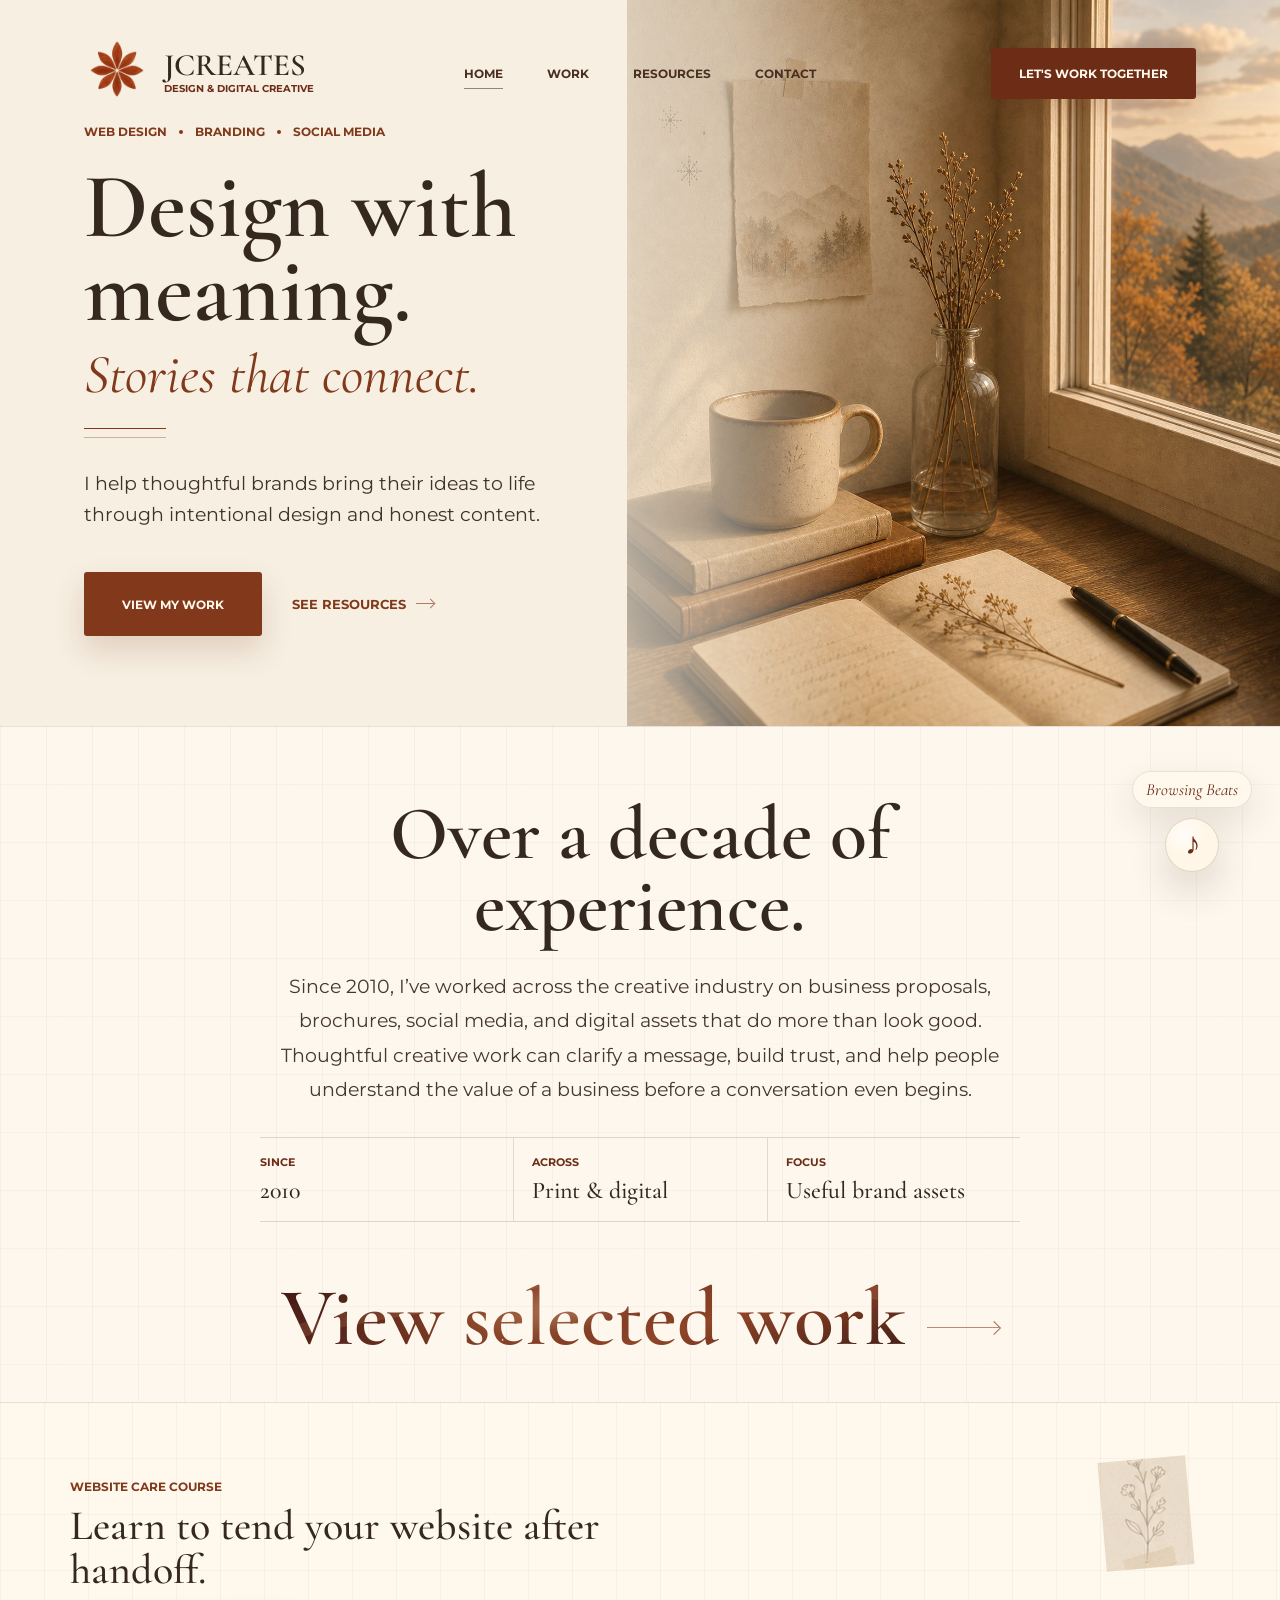
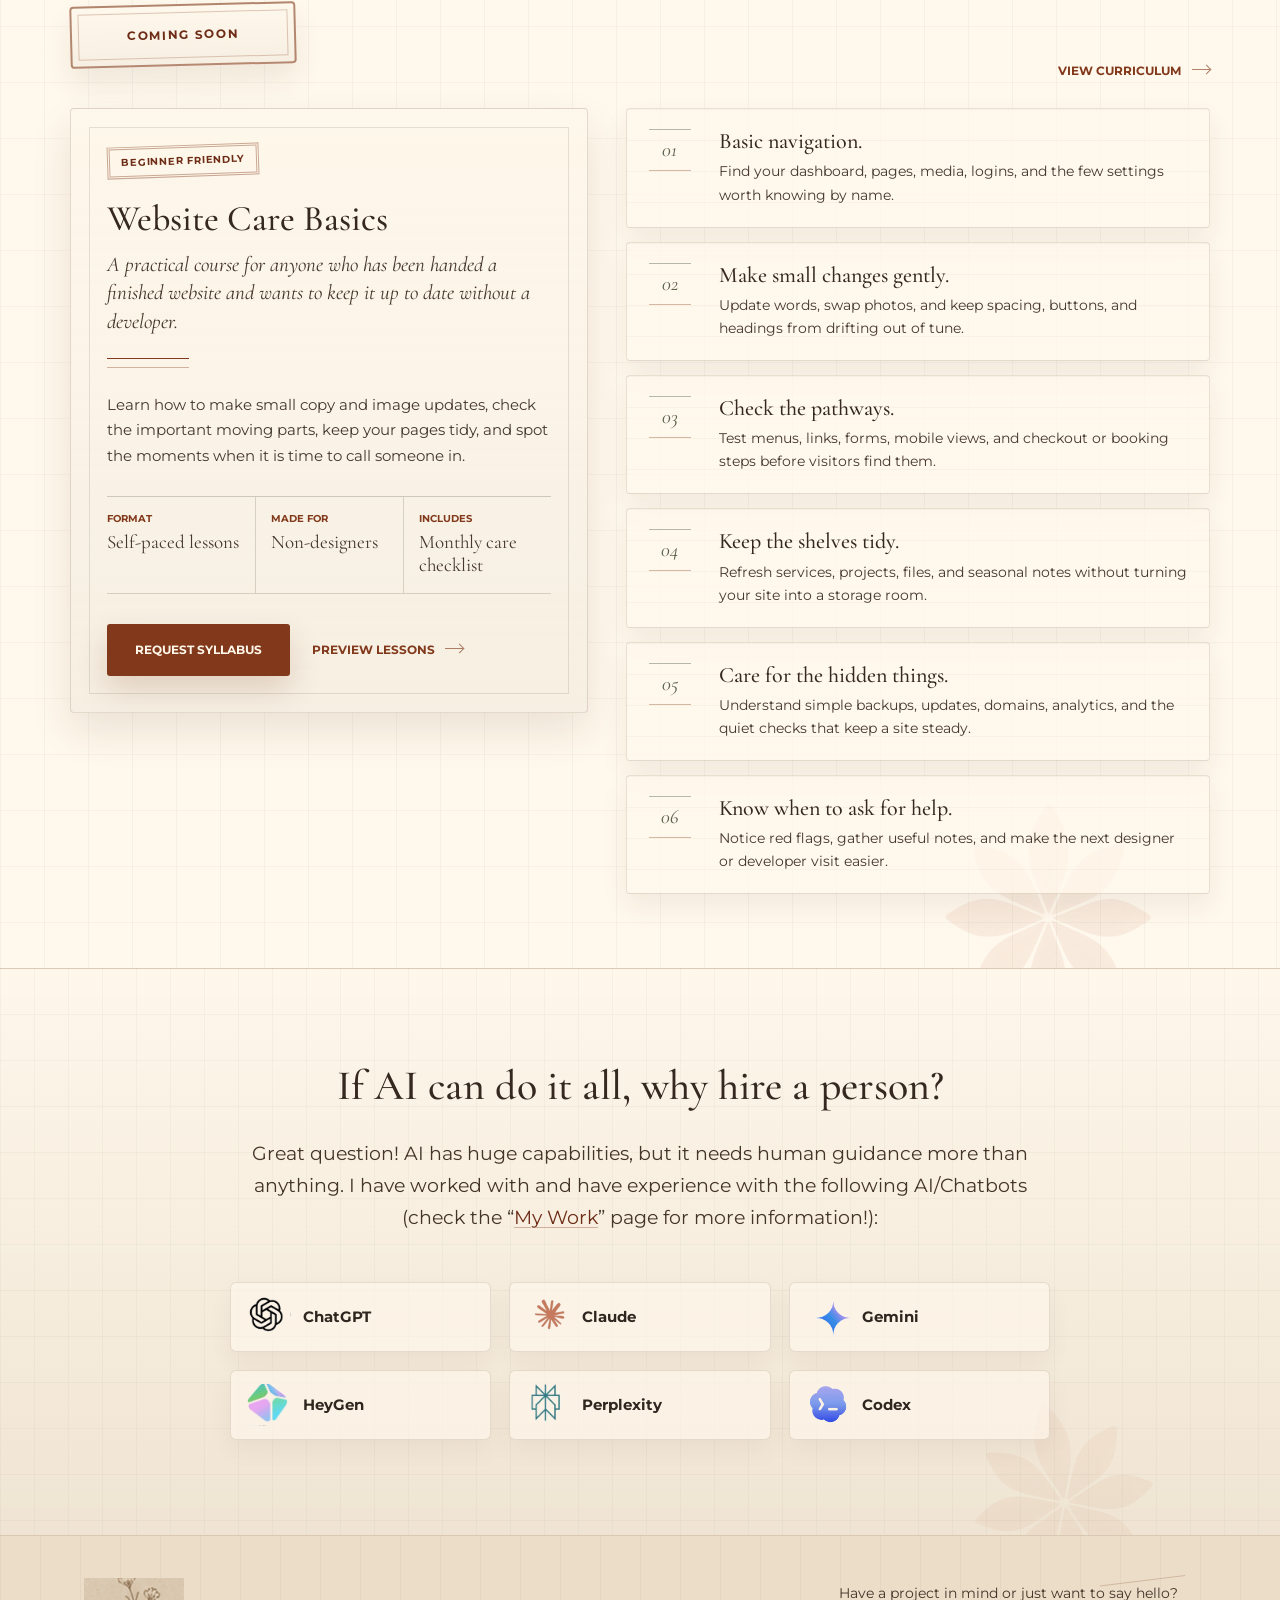
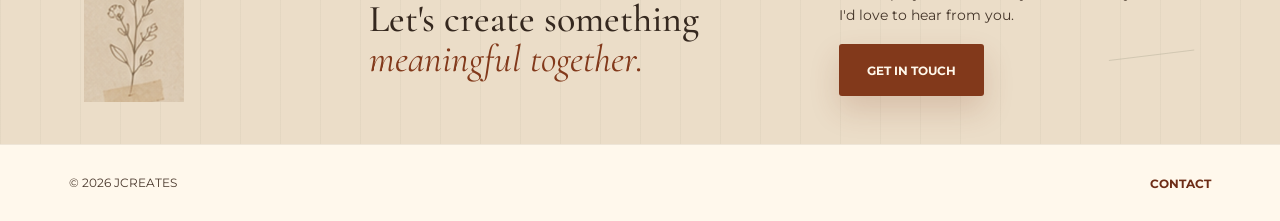
<file: index.html>
<!doctype html>
<html lang="en">
  <head>
    <meta charset="utf-8">
    <meta name="viewport" content="width=device-width, initial-scale=1">
    <title>JCREATES | Design & Digital Creative</title>
    <meta
      name="description"
      content="A warm portfolio homepage for JCREATES, a design and digital creative studio."
    >
    <link rel="preconnect" href="https://fonts.googleapis.com">
    <link rel="preconnect" href="https://fonts.gstatic.com" crossorigin>
    <link
      href="https://fonts.googleapis.com/css2?family=Cormorant+Garamond:wght@400;500;600&family=Montserrat:wght@500;600;700&family=Parisienne&display=swap"
      rel="stylesheet"
    >
    <link rel="icon" type="image/png" sizes="256x256" href="assets/favicon.png?v=20260808-compact">
    <link rel="stylesheet" href="styles.css?v=20260810-contact-form-v1">
    <script src="script.js?v=20260810-contact-form-v1" defer></script>
  </head>
  <body>
    <header class="site-header" aria-label="Primary navigation">
      <a class="brand" href="/" aria-label="JCREATES home">
        <img
          class="brand-mark"
          src="assets/elodie-flower-logo.png"
          width="640"
          height="640"
          decoding="async"
          alt=""
        >
        <span class="brand-copy">
          <span class="brand-name">JCREATES</span>
          <span class="brand-role">Design & Digital Creative</span>
        </span>
      </a>

      <nav class="main-nav" aria-label="Main navigation">
        <a class="is-active" href="/" aria-current="page">Home</a>
        <a href="/work">Work</a>
        <a href="/resources">Resources</a>
        <a href="/contact">Contact</a>
      </nav>

      <a class="header-cta" href="/contact">Let's work together</a>
    </header>

    <main>
      <section class="hero" aria-labelledby="hero-title">
        <div class="hero-copy">
          <p class="eyebrow">Web Design <span></span> Branding <span></span> Social Media</p>
          <h1 id="hero-title">Design with meaning.</h1>
          <p class="hero-script">Stories that connect.</p>
          <div class="small-rule" aria-hidden="true"></div>
          <p class="hero-text">
            I help thoughtful brands bring their ideas to life through intentional design
            and honest content.
          </p>
          <div class="hero-actions">
            <a class="button button-primary button-typewriter" href="/work" data-write-text="View my work">
              <span class="button-label">View my work</span>
              <span class="button-hover-text" aria-hidden="true">View my work</span>
            </a>
            <a class="button button-text" href="/resources">See resources <span class="link-cue" aria-hidden="true"></span></a>
          </div>
        </div>

        <div class="hero-media">
          <img
            src="assets/hero-autumn-mountain-watercolor.jpg"
            width="1189"
            height="1323"
            decoding="async"
            fetchpriority="high"
            alt="Warm studio desk with books, a ceramic mug, dried flowers, and a window view of autumn trees with distant mountains."
          >
        </div>
      </section>

      <section class="experience-section" id="experience" aria-labelledby="experience-title">
        <div class="experience-inner">
          <div class="experience-layout">
            <div class="experience-heading">
              <h2 id="experience-title">Over a decade of experience.</h2>
            </div>

            <div class="experience-copy">
              <p>
                Since 2010, I&rsquo;ve worked across the creative industry on business proposals,
                brochures, social media, and digital assets that do more than look good.
                Thoughtful creative work can clarify a message, build trust, and help people
                understand the value of a business before a conversation even begins.
              </p>

              <dl class="experience-ledger" aria-label="Creative experience areas">
                <div>
                  <dt>Since</dt>
                  <dd>2010</dd>
                </div>
                <div>
                  <dt>Across</dt>
                  <dd>Print &amp; digital</dd>
                </div>
                <div>
                  <dt>Focus</dt>
                  <dd>Useful brand assets</dd>
                </div>
              </dl>
            </div>
          </div>

          <a class="galaxy-work-link" href="/work" aria-label="View selected work">
            <span class="galaxy-mask">View selected work</span>
            <span class="galaxy-arrow" aria-hidden="true"></span>
          </a>
        </div>
      </section>

      <section class="course-section" id="course" aria-labelledby="course-title">
        <img class="course-botanical" src="assets/botanical-tape.png" alt="">
        <div class="section-heading course-heading">
          <div class="section-kicker">
            <p class="eyebrow">Website Care Course</p>
            <h2 id="course-title">Learn to tend your website after handoff.</h2>
            <p class="coming-soon-tag coming-soon-tag--course">Coming Soon</p>
          </div>
          <div class="course-heading-aside">
            <a class="section-link" href="#course-curriculum">View curriculum <span class="link-cue" aria-hidden="true"></span></a>
          </div>
        </div>

        <div class="course-layout">
          <article class="course-feature">
            <p class="course-stamp">Beginner Friendly</p>
            <h3>Website Care Basics</h3>
            <p class="course-subtitle">
              A practical course for anyone who has been handed a finished website and
              wants to keep it up to date without a developer.
            </p>
            <div class="small-rule course-rule" aria-hidden="true"></div>
            <p>
              Learn how to make small copy and image updates, check the important moving
              parts, keep your pages tidy, and spot the moments when it is time to call
              someone in.
            </p>
            <dl class="course-details">
              <div>
                <dt>Format</dt>
                <dd>Self-paced lessons</dd>
              </div>
              <div>
                <dt>Made for</dt>
                <dd>Non-designers</dd>
              </div>
              <div>
                <dt>Includes</dt>
                <dd>Monthly care checklist</dd>
              </div>
            </dl>
            <div class="course-actions">
              <a class="button button-primary button-typewriter" href="/contact" data-write-text="Request syllabus">
                <span class="button-label">Request syllabus</span>
                <span class="button-hover-text" aria-hidden="true">Request syllabus</span>
              </a>
              <a class="button button-text" href="#course-curriculum">Preview lessons <span class="link-cue" aria-hidden="true"></span></a>
            </div>
          </article>

          <ol class="course-modules" id="course-curriculum" aria-label="Website care curriculum">
            <li class="course-module">
              <span class="module-number">01</span>
              <div>
                <h3>Basic navigation.</h3>
                <p>Find your dashboard, pages, media, logins, and the few settings worth knowing by name.</p>
              </div>
            </li>
            <li class="course-module">
              <span class="module-number">02</span>
              <div>
                <h3>Make small changes gently.</h3>
                <p>Update words, swap photos, and keep spacing, buttons, and headings from drifting out of tune.</p>
              </div>
            </li>
            <li class="course-module">
              <span class="module-number">03</span>
              <div>
                <h3>Check the pathways.</h3>
                <p>Test menus, links, forms, mobile views, and checkout or booking steps before visitors find them.</p>
              </div>
            </li>
            <li class="course-module">
              <span class="module-number">04</span>
              <div>
                <h3>Keep the shelves tidy.</h3>
                <p>Refresh services, projects, files, and seasonal notes without turning your site into a storage room.</p>
              </div>
            </li>
            <li class="course-module">
              <span class="module-number">05</span>
              <div>
                <h3>Care for the hidden things.</h3>
                <p>Understand simple backups, updates, domains, analytics, and the quiet checks that keep a site steady.</p>
              </div>
            </li>
            <li class="course-module">
              <span class="module-number">06</span>
              <div>
                <h3>Know when to ask for help.</h3>
                <p>Notice red flags, gather useful notes, and make the next designer or developer visit easier.</p>
              </div>
            </li>
          </ol>
        </div>
      </section>

      <section class="ai-note-section" aria-labelledby="ai-note-title">
        <div class="ai-note-inner">
          <div class="ai-note-heading">
            <h2 id="ai-note-title">
              <span>If AI can do it all,</span>
              <span>why hire a person?</span>
            </h2>
          </div>
          <div class="ai-note-copy">
            <p>
              Great question! AI has huge capabilities, but it needs human guidance more than anything.
              I have worked with and have experience with the following AI/Chatbots (check the
              &ldquo;<a href="/work">My Work</a>&rdquo; page for more information!):
            </p>
            <ul class="ai-logo-list" aria-label="AI and chatbot experience">
              <li>
                <span class="ai-logo-mark" aria-hidden="true">
                  <img src="assets/ai-logos/chatgpt.png" width="112" height="111" alt="">
                </span>
                <span class="ai-logo-word">ChatGPT</span>
              </li>
              <li>
                <span class="ai-logo-mark" aria-hidden="true">
                  <img src="assets/ai-logos/claude.png" width="142" height="142" alt="">
                </span>
                <span class="ai-logo-word">Claude</span>
              </li>
              <li>
                <span class="ai-logo-mark" aria-hidden="true">
                  <img src="assets/ai-logos/gemini.png" width="70" height="65" alt="">
                </span>
                <span class="ai-logo-word">Gemini</span>
              </li>
              <li>
                <span class="ai-logo-mark" aria-hidden="true">
                  <img src="assets/ai-logos/heygen.png" width="89" height="86" alt="">
                </span>
                <span class="ai-logo-word">HeyGen</span>
              </li>
              <li>
                <span class="ai-logo-mark" aria-hidden="true">
                  <img src="assets/ai-logos/perplexity.png" width="92" height="108" alt="">
                </span>
                <span class="ai-logo-word">Perplexity</span>
              </li>
              <li>
                <span class="ai-logo-mark" aria-hidden="true">
                  <img src="assets/ai-logos/codex.png" width="327" height="301" alt="">
                </span>
                <span class="ai-logo-word">Codex</span>
              </li>
            </ul>
          </div>
        </div>
      </section>

      <section class="closing-banner" id="contact" aria-labelledby="contact-title">
        <img class="botanical" src="assets/botanical-tape.png" alt="">
        <h2 id="contact-title">Let's create something <em>meaningful together.</em></h2>
        <div class="contact-note">
          <p>Have a project in mind or just want to say hello?</p>
          <p>I'd love to hear from you.</p>
          <a class="button button-primary button-typewriter" href="/contact" data-write-text="Get in touch">
            <span class="button-label">Get in touch</span>
            <span class="button-hover-text" aria-hidden="true">Get in touch</span>
          </a>
        </div>
      </section>
    </main>

    <footer class="site-footer">
      <p>&copy; 2026 JCREATES</p>
      <nav class="footer-links" aria-label="Footer navigation">
        <a href="/contact">Contact</a>
      </nav>
    </footer>

    <div class="music-widget" data-music-widget>
      <span class="music-label" id="music-label">Browsing Beats</span>
      <div class="music-control-row">
        <button
          class="music-volume music-volume-down"
          type="button"
          aria-label="Lower browsing beats volume"
          data-volume-action="down"
        >
          <span aria-hidden="true">&minus;</span>
        </button>
        <button
          class="music-toggle"
          type="button"
          aria-label="Play browsing beats"
          aria-describedby="music-label"
          aria-pressed="false"
          data-music-toggle
        >
          <span class="music-note" aria-hidden="true">&#9834;</span>
        </button>
        <button
          class="music-volume music-volume-up"
          type="button"
          aria-label="Raise browsing beats volume"
          data-volume-action="up"
        >
          <span aria-hidden="true">+</span>
        </button>
      </div>
      <audio data-music-player preload="none"></audio>
    </div>
  </body>
</html>
</file>
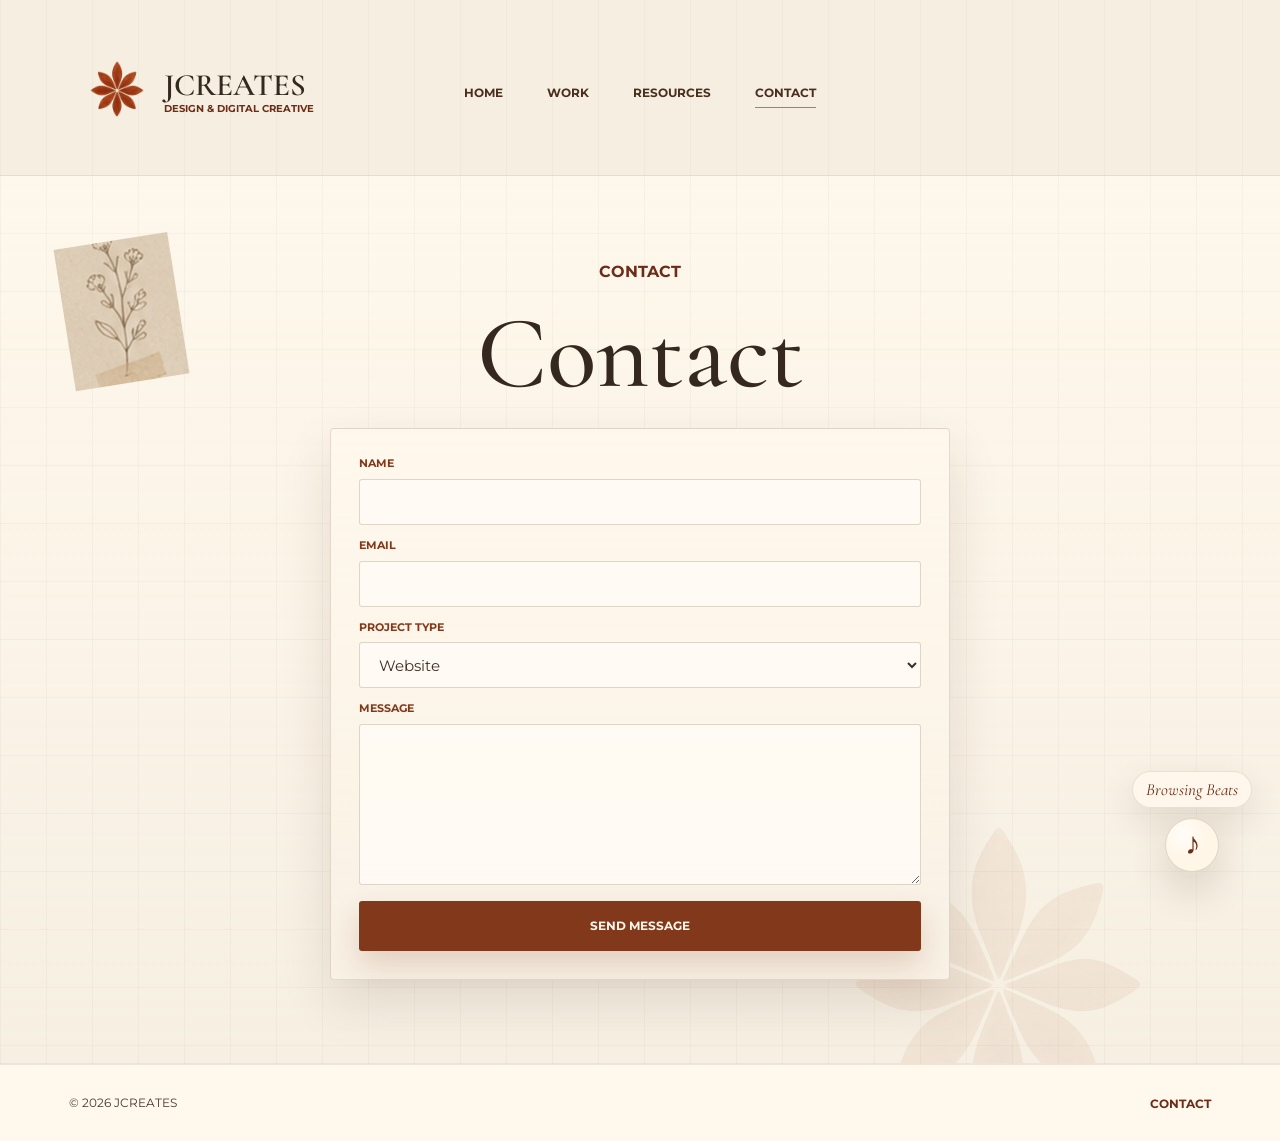
<file: contact.html>
<!doctype html>
<html lang="en">
  <head>
    <meta charset="utf-8">
    <meta name="viewport" content="width=device-width, initial-scale=1">
    <title>Contact | JCREATES</title>
    <meta
      name="description"
      content="Contact JCREATES for thoughtful website, design, and digital creative projects."
    >
    <link rel="preconnect" href="https://fonts.googleapis.com">
    <link rel="preconnect" href="https://fonts.gstatic.com" crossorigin>
    <link
      href="https://fonts.googleapis.com/css2?family=Cormorant+Garamond:wght@400;500;600&family=Montserrat:wght@500;600;700&family=Parisienne&display=swap"
      rel="stylesheet"
    >
    <link rel="icon" type="image/png" sizes="256x256" href="assets/favicon.png?v=20260808-compact">
    <link rel="stylesheet" href="styles.css?v=20260810-contact-form-v1">
    <script src="script.js?v=20260810-contact-form-v1" defer></script>
  </head>
  <body class="contact-page">
    <header class="site-header" aria-label="Primary navigation">
      <a class="brand" href="/" aria-label="JCREATES home">
        <img
          class="brand-mark"
          src="assets/elodie-flower-logo.png"
          width="640"
          height="640"
          decoding="async"
          alt=""
        >
        <span class="brand-copy">
          <span class="brand-name">JCREATES</span>
          <span class="brand-role">Design &amp; Digital Creative</span>
        </span>
      </a>

      <nav class="main-nav" aria-label="Main navigation">
        <a href="/">Home</a>
        <a href="/work">Work</a>
        <a href="/resources">Resources</a>
        <a class="is-active" href="/contact" aria-current="page">Contact</a>
      </nav>

    </header>

    <main>
      <section class="contact-hero" aria-labelledby="contact-title">
        <img class="contact-botanical" src="assets/botanical-tape.png" alt="">
        <div class="contact-hero-copy">
          <p class="eyebrow">Contact</p>
          <h1 id="contact-title">Contact</h1>
        </div>

        <form class="contact-form" aria-label="Contact form" data-contact-form>
          <div class="contact-field">
            <label for="contact-name">Name</label>
            <input id="contact-name" name="name" type="text" autocomplete="name" required>
          </div>

          <div class="contact-field">
            <label for="contact-email">Email</label>
            <input id="contact-email" name="email" type="email" autocomplete="email" required>
          </div>

          <div class="contact-field">
            <label for="contact-project">Project type</label>
            <select id="contact-project" name="project">
              <option value="website">Website</option>
              <option value="creative-direction">Creative direction</option>
              <option value="digital-assets">Digital assets</option>
              <option value="other">Something else</option>
            </select>
          </div>

          <div class="contact-field">
            <label for="contact-message">Message</label>
            <textarea id="contact-message" name="message" rows="6" required></textarea>
          </div>

          <button class="contact-submit" type="submit">Send message</button>
          <p class="contact-form-status" role="status" aria-live="polite" data-contact-feedback hidden>
            Thanks. Your message details are ready.
          </p>
        </form>
      </section>
    </main>

    <footer class="site-footer">
      <p>&copy; 2026 JCREATES</p>
      <nav class="footer-links" aria-label="Footer navigation">
        <a href="/contact">Contact</a>
      </nav>
    </footer>

    <div class="music-widget" data-music-widget>
      <span class="music-label" id="music-label">Browsing Beats</span>
      <div class="music-control-row">
        <button
          class="music-volume music-volume-down"
          type="button"
          aria-label="Lower browsing beats volume"
          data-volume-action="down"
        >
          <span aria-hidden="true">&minus;</span>
        </button>
        <button
          class="music-toggle"
          type="button"
          aria-label="Play browsing beats"
          aria-describedby="music-label"
          aria-pressed="false"
          data-music-toggle
        >
          <span class="music-note" aria-hidden="true">&#9834;</span>
        </button>
        <button
          class="music-volume music-volume-up"
          type="button"
          aria-label="Raise browsing beats volume"
          data-volume-action="up"
        >
          <span aria-hidden="true">+</span>
        </button>
      </div>
      <audio data-music-player preload="none"></audio>
    </div>
  </body>
</html>
</file>
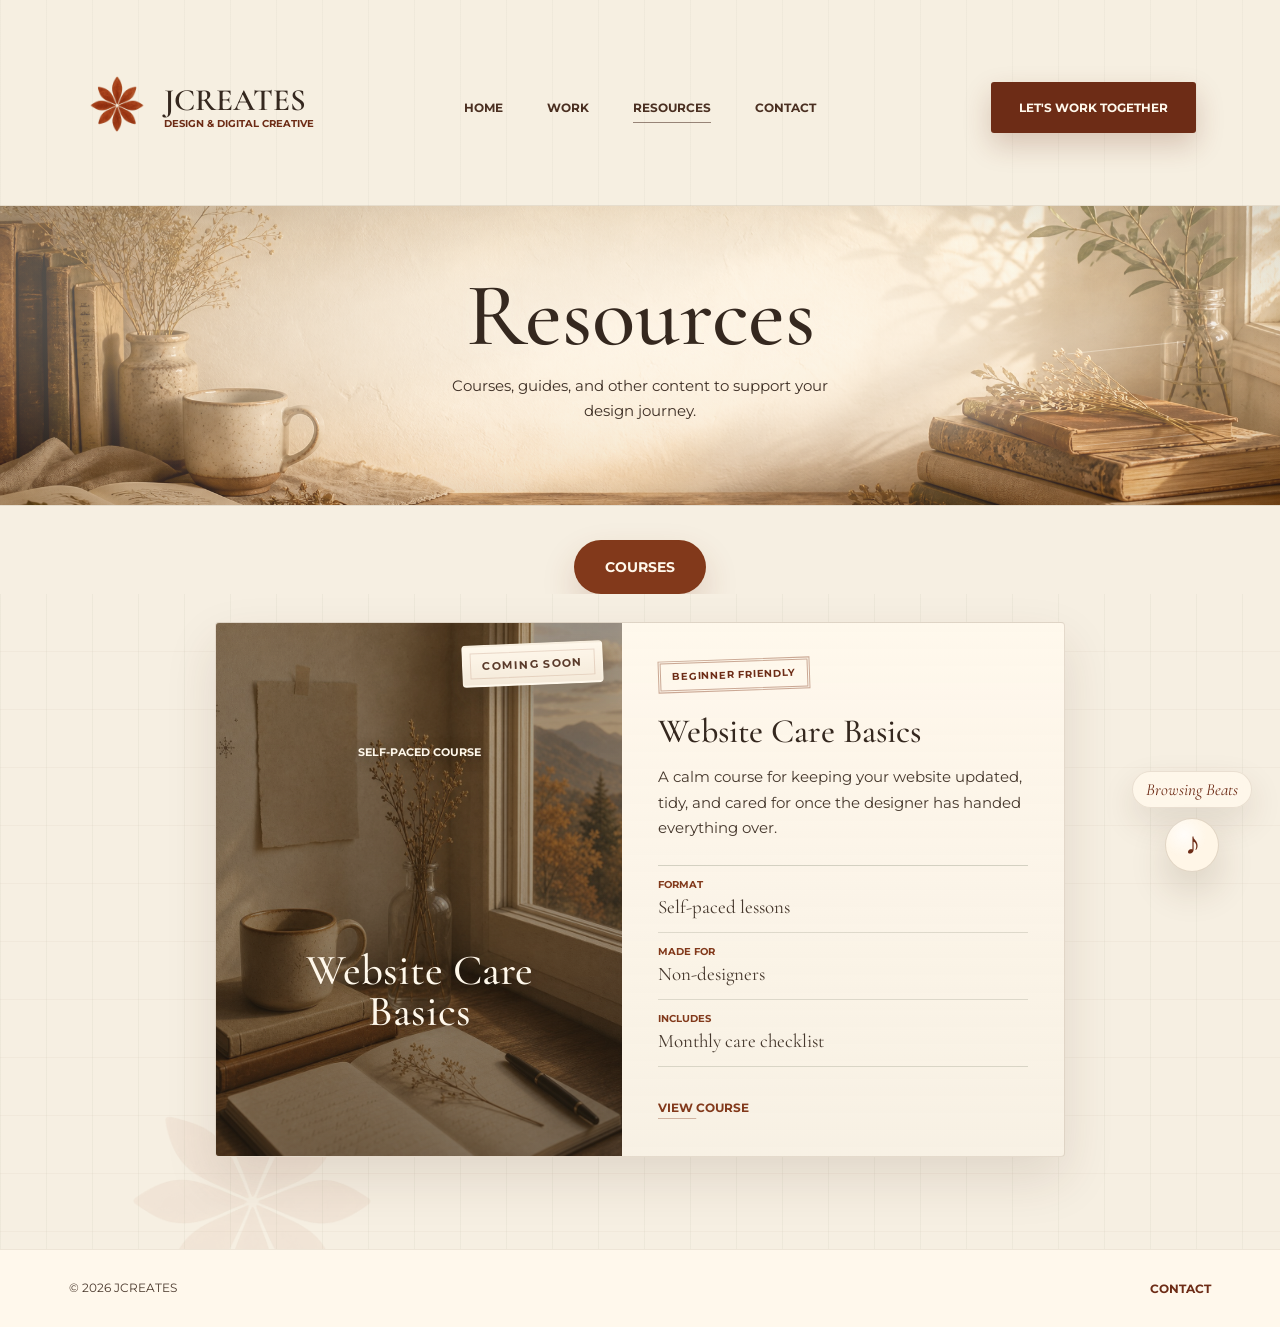
<file: resources.html>
<!doctype html>
<html lang="en">
  <head>
    <meta charset="utf-8">
    <meta name="viewport" content="width=device-width, initial-scale=1">
    <title>Resources | JCREATES</title>
    <meta
      name="description"
      content="A warm resources library from JCREATES, including a beginner-friendly website care course."
    >
    <link rel="preconnect" href="https://fonts.googleapis.com">
    <link rel="preconnect" href="https://fonts.gstatic.com" crossorigin>
    <link
      href="https://fonts.googleapis.com/css2?family=Cormorant+Garamond:wght@400;500;600&family=Montserrat:wght@500;600;700&family=Parisienne&display=swap"
      rel="stylesheet"
    >
    <link rel="icon" type="image/png" sizes="256x256" href="assets/favicon.png?v=20260808-compact">
    <link rel="stylesheet" href="styles.css?v=20260810-contact-form-v1">
    <script src="script.js?v=20260810-contact-form-v1" defer></script>
  </head>
  <body class="resources-page">
    <header class="site-header" aria-label="Primary navigation">
      <a class="brand" href="/" aria-label="JCREATES home">
        <img
          class="brand-mark"
          src="assets/elodie-flower-logo.png"
          width="640"
          height="640"
          decoding="async"
          alt=""
        >
        <span class="brand-copy">
          <span class="brand-name">JCREATES</span>
          <span class="brand-role">Design & Digital Creative</span>
        </span>
      </a>

      <nav class="main-nav" aria-label="Main navigation">
        <a href="/">Home</a>
        <a href="/work">Work</a>
        <a class="is-active" href="/resources" aria-current="page">Resources</a>
        <a href="/contact">Contact</a>
      </nav>

      <a class="header-cta" href="/contact">Let's work together</a>
    </header>

    <main>
      <section class="resources-hero" aria-labelledby="resources-title">
        <div class="resources-hero-media" aria-hidden="true">
          <img
            src="assets/resources-hero-library.png"
            width="2048"
            height="768"
            decoding="async"
            fetchpriority="high"
            alt=""
          >
        </div>
        <div class="resources-hero-copy">
          <h1 class="resources-hero-title" id="resources-title">Resources</h1>
          <p>Courses, guides, and other content to support your design journey.</p>
        </div>
      </section>

      <nav class="resource-tabs" aria-label="Resource categories">
        <a class="resource-tab is-active" href="#courses" aria-current="page">Courses</a>
      </nav>

      <section class="resource-library" id="courses" aria-label="Courses">
        <div class="resource-grid">
          <article class="resource-card">
            <a class="resource-cover" href="/#course" aria-label="Preview the Website Care Basics course">
              <img
                src="assets/hero-autumn-mountain-window.jpg"
                width="1189"
                height="1323"
                decoding="async"
                alt="Autumn trees and distant mountains seen through a warm window."
              >
              <span class="coming-soon-tag coming-soon-tag--resource">Coming Soon</span>
              <span class="resource-cover-overlay" aria-hidden="true"></span>
              <span class="resource-cover-copy">
                <span class="resource-cover-label">Self-Paced Course</span>
                <span class="resource-cover-title">Website Care Basics</span>
              </span>
            </a>

            <div class="resource-card-copy">
              <p class="resource-note">Beginner friendly</p>
              <h3>Website Care Basics</h3>
              <p>
                A calm course for keeping your website updated, tidy, and cared
                for once the designer has handed everything over.
              </p>
              <dl class="resource-meta">
                <div>
                  <dt>Format</dt>
                  <dd>Self-paced lessons</dd>
                </div>
                <div>
                  <dt>Made for</dt>
                  <dd>Non-designers</dd>
                </div>
                <div>
                  <dt>Includes</dt>
                  <dd>Monthly care checklist</dd>
                </div>
              </dl>
              <a class="project-link" href="/#course">View course</a>
            </div>
          </article>
        </div>
      </section>
    </main>

    <footer class="site-footer">
      <p>&copy; 2026 JCREATES</p>
      <nav class="footer-links" aria-label="Footer navigation">
        <a href="/contact">Contact</a>
      </nav>
    </footer>

    <div class="music-widget" data-music-widget>
      <span class="music-label" id="music-label">Browsing Beats</span>
      <div class="music-control-row">
        <button
          class="music-volume music-volume-down"
          type="button"
          aria-label="Lower browsing beats volume"
          data-volume-action="down"
        >
          <span aria-hidden="true">&minus;</span>
        </button>
        <button
          class="music-toggle"
          type="button"
          aria-label="Play browsing beats"
          aria-describedby="music-label"
          aria-pressed="false"
          data-music-toggle
        >
          <span class="music-note" aria-hidden="true">&#9834;</span>
        </button>
        <button
          class="music-volume music-volume-up"
          type="button"
          aria-label="Raise browsing beats volume"
          data-volume-action="up"
        >
          <span aria-hidden="true">+</span>
        </button>
      </div>
      <audio data-music-player preload="none"></audio>
    </div>
  </body>
</html>
</file>
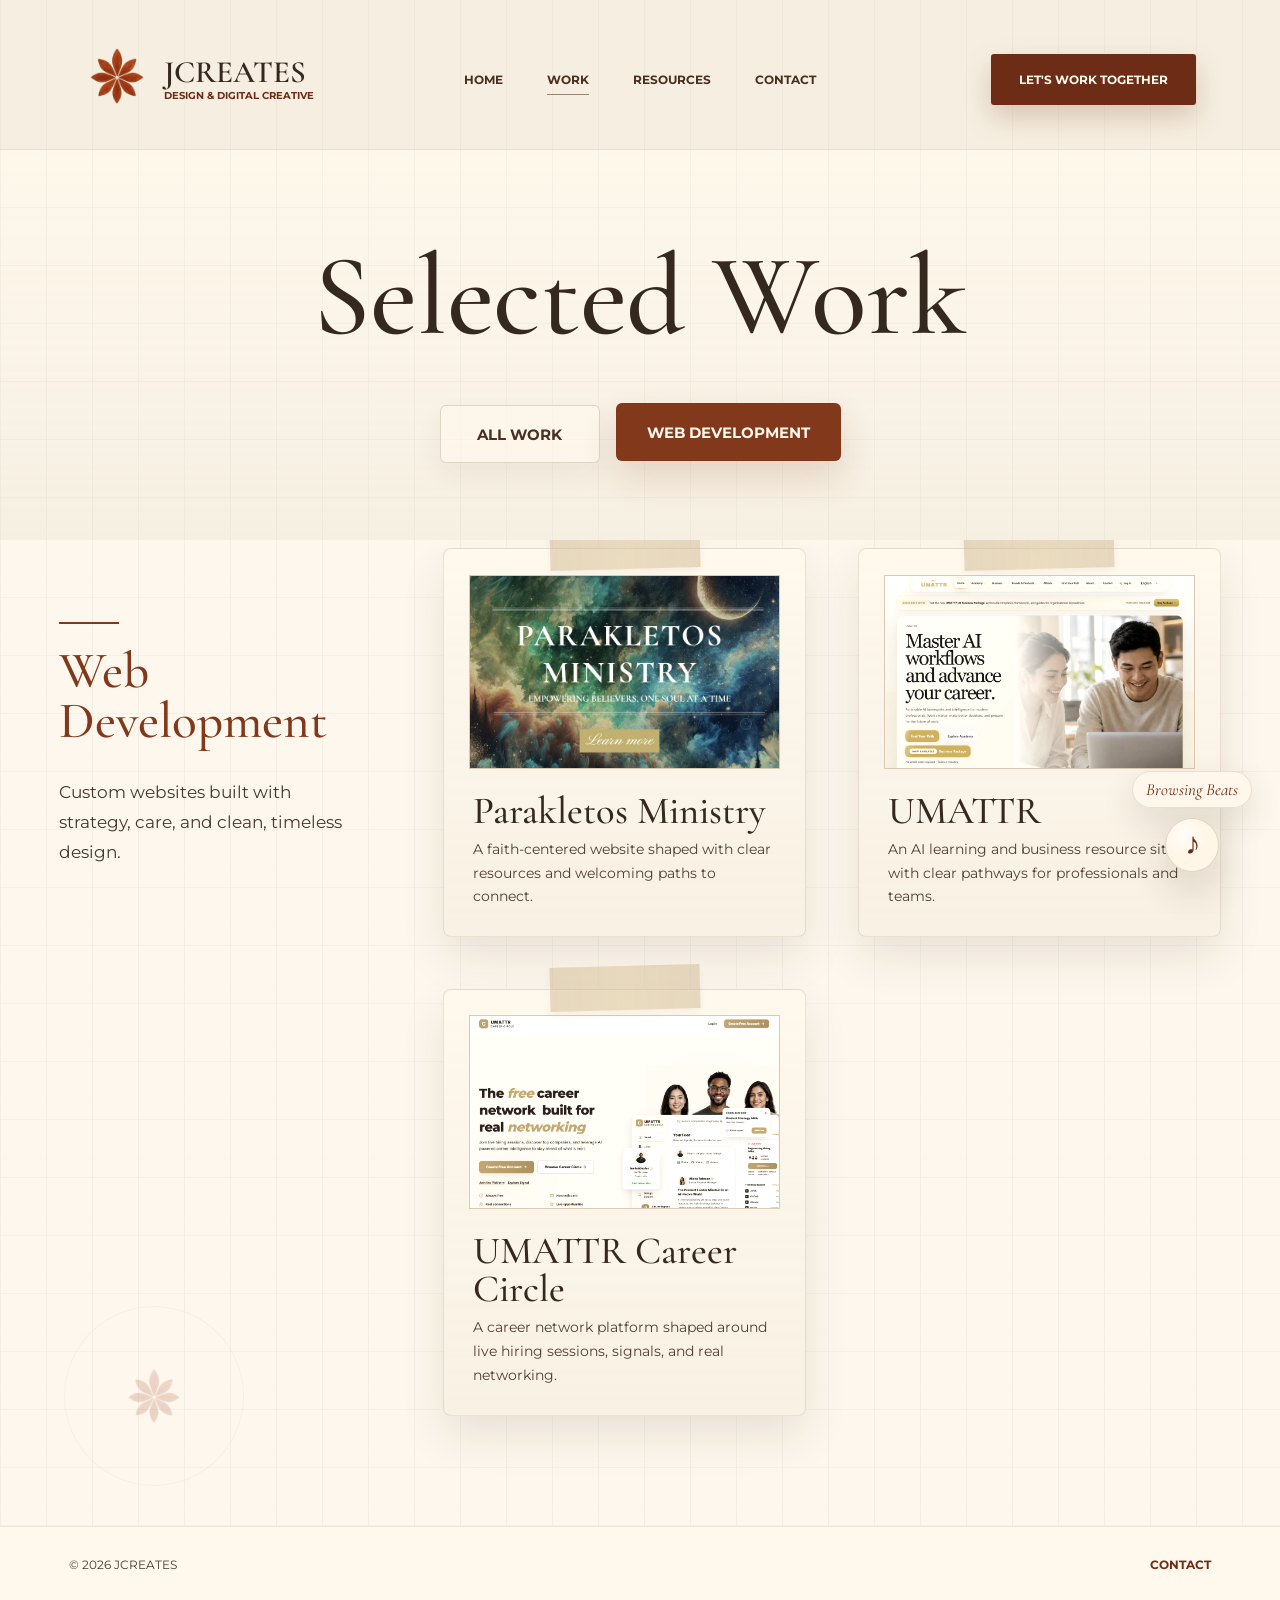
<file: work.html>
<!doctype html>
<html lang="en">
  <head>
    <meta charset="utf-8">
    <meta name="viewport" content="width=device-width, initial-scale=1">
    <title>Selected Work | JCREATES</title>
    <meta
      name="description"
      content="Selected website work from JCREATES."
    >
    <link rel="preconnect" href="https://fonts.googleapis.com">
    <link rel="preconnect" href="https://fonts.gstatic.com" crossorigin>
    <link
      href="https://fonts.googleapis.com/css2?family=Cormorant+Garamond:wght@400;500;600&family=Montserrat:wght@500;600;700&family=Parisienne&display=swap"
      rel="stylesheet"
    >
    <link rel="icon" type="image/png" sizes="256x256" href="assets/favicon.png?v=20260808-compact">
    <link rel="stylesheet" href="styles.css?v=20260810-contact-form-v1">
    <script src="script.js?v=20260810-contact-form-v1" defer></script>
  </head>
  <body class="work-page">
    <header class="site-header" aria-label="Primary navigation">
      <a class="brand" href="/" aria-label="JCREATES home">
        <img
          class="brand-mark"
          src="assets/elodie-flower-logo.png"
          width="640"
          height="640"
          decoding="async"
          alt=""
        >
        <span class="brand-copy">
          <span class="brand-name">JCREATES</span>
          <span class="brand-role">Design &amp; Digital Creative</span>
        </span>
      </a>

      <nav class="main-nav" aria-label="Main navigation">
        <a href="/">Home</a>
        <a class="is-active" href="/work" aria-current="page">Work</a>
        <a href="/resources">Resources</a>
        <a href="/contact">Contact</a>
      </nav>

      <a class="header-cta" href="/contact">Let's work together</a>
    </header>

    <main>
      <section class="work-hero" aria-labelledby="selected-work-title">
        <div class="work-hero-inner">
          <h1 id="selected-work-title">Selected Work</h1>

          <div class="work-filters" role="radiogroup" aria-label="Selected work categories">
            <input class="work-filter-input" type="radio" id="work-filter-all" name="work-filter">
            <label class="work-filter" for="work-filter-all">All Work</label>

            <input class="work-filter-input" type="radio" id="work-filter-web" name="work-filter" checked>
            <label class="work-filter" for="work-filter-web">Web Development</label>
          </div>
        </div>
      </section>

      <section class="work-archive-section" aria-label="Selected work gallery">
        <div class="work-archive">
          <div class="work-category-intros" aria-live="polite">
            <div class="work-category-copy" data-work-copy="all">
              <div class="work-copy-rule" aria-hidden="true"></div>
              <h2>Selected Work</h2>
              <p>A gathered look at websites, social media, brand identities, and practical digital assets.</p>
            </div>
            <div class="work-category-copy" data-work-copy="web">
              <div class="work-copy-rule" aria-hidden="true"></div>
              <h2>Web Development</h2>
              <p>Custom websites built with strategy, care, and clean, timeless design.</p>
            </div>
          </div>

          <div class="work-grid" aria-label="Selected work examples">
            <article class="work-showcase-card" data-work-card data-work-category="web">
              <a class="work-card-media" href="/contact" aria-label="Ask about the Parakletos Ministry website project">
                <img
                  src="assets/project-parakletos-ministry.jpg?v=20260612-centered"
                  width="1600"
                  height="1000"
                  loading="eager"
                  decoding="async"
                  alt="Parakletos Ministry homepage hero with a celestial background and ministry title."
                >
              </a>
              <div class="work-card-copy">
                <h3>Parakletos Ministry</h3>
                <p>A faith-centered website shaped with clear resources and welcoming paths to connect.</p>
              </div>
            </article>

            <article class="work-showcase-card" data-work-card data-work-category="web">
              <a class="work-card-media" href="https://umattr.ca/" target="_blank" rel="noopener" aria-label="Visit the UMATTR website">
                <img
                  src="assets/project-umattr-ca.png"
                  width="2444"
                  height="1335"
                  loading="lazy"
                  decoding="async"
                  alt="UMATTR homepage showing a Master AI workflows hero section."
                >
              </a>
              <div class="work-card-copy">
                <h3>UMATTR</h3>
                <p>An AI learning and business resource site with clear pathways for professionals and teams.</p>
              </div>
            </article>

            <article class="work-showcase-card" data-work-card data-work-category="web">
              <a class="work-card-media" href="https://careercircle.app/" target="_blank" rel="noopener" aria-label="Visit the UMATTR Career Circle website">
                <img
                  src="assets/project-careercircle-app.png"
                  width="2454"
                  height="1329"
                  loading="lazy"
                  decoding="async"
                  alt="UMATTR Career Circle homepage showing a free career network hero."
                >
              </a>
              <div class="work-card-copy">
                <h3>UMATTR Career Circle</h3>
                <p>A career network platform shaped around live hiring sessions, signals, and real networking.</p>
              </div>
            </article>

          </div>
        </div>
      </section>
    </main>

    <footer class="site-footer">
      <p>&copy; 2026 JCREATES</p>
      <nav class="footer-links" aria-label="Footer navigation">
        <a href="/contact">Contact</a>
      </nav>
    </footer>

    <div class="music-widget" data-music-widget>
      <span class="music-label" id="music-label">Browsing Beats</span>
      <div class="music-control-row">
        <button
          class="music-volume music-volume-down"
          type="button"
          aria-label="Lower browsing beats volume"
          data-volume-action="down"
        >
          <span aria-hidden="true">&minus;</span>
        </button>
        <button
          class="music-toggle"
          type="button"
          aria-label="Play browsing beats"
          aria-describedby="music-label"
          aria-pressed="false"
          data-music-toggle
        >
          <span class="music-note" aria-hidden="true">&#9834;</span>
        </button>
        <button
          class="music-volume music-volume-up"
          type="button"
          aria-label="Raise browsing beats volume"
          data-volume-action="up"
        >
          <span aria-hidden="true">+</span>
        </button>
      </div>
      <audio data-music-player preload="none"></audio>
    </div>
  </body>
</html>
</file>
<file: styles.css>
:root {
  --paper: #f6efe2;
  --paper-deep: #ebddc8;
  --linen: #fff8ec;
  --ink: #35281f;
  --muted: #786552;
  --clay: #82391b;
  --clay-dark: #6d2c16;
  --olive: #59614a;
  --line: rgba(92, 63, 37, 0.2);
  --shadow: 0 24px 60px rgba(72, 43, 22, 0.15);
  --serif: "Cormorant Garamond", Georgia, "Times New Roman", serif;
  --sans: "Montserrat", Arial, sans-serif;
  --hand: "Parisienne", "Segoe Script", "Snell Roundhand", cursive;
}

* {
  box-sizing: border-box;
}

html {
  scroll-behavior: smooth;
}

body {
  margin: 0;
  color: var(--ink);
  background:
    linear-gradient(90deg, rgba(89, 97, 74, 0.06) 1px, transparent 1px),
    linear-gradient(0deg, rgba(109, 44, 22, 0.04) 1px, transparent 1px),
    var(--paper);
  background-size: 46px 46px, 58px 58px, auto;
  font-family: var(--sans);
  font-size: 16px;
  line-height: 1.7;
}

img {
  display: block;
  max-width: 100%;
}

a {
  color: inherit;
  text-decoration: none;
}

.site-header {
  position: absolute;
  inset: 0 0 auto;
  z-index: 4;
  display: grid;
  grid-template-columns: minmax(190px, 1fr) auto minmax(190px, 1fr);
  align-items: center;
  gap: 28px;
  width: 100%;
  padding: 40px 6.6vw 0;
}

.brand {
  display: inline-flex;
  align-items: center;
  flex-direction: row;
  width: fit-content;
  gap: clamp(11px, 1.2vw, 14px);
}

.brand-mark {
  width: clamp(60px, 5.3vw, 66px);
  height: clamp(60px, 5.3vw, 66px);
  flex: 0 0 auto;
  object-fit: contain;
  transform: translateY(-4px);
}

.brand-copy {
  display: inline-flex;
  flex-direction: column;
  gap: 2px;
}

.brand-name {
  font-family: var(--serif);
  font-size: 31px;
  font-weight: 600;
  line-height: 1;
  text-transform: uppercase;
}

.brand-role,
.eyebrow,
.main-nav,
.header-cta,
.button,
.section-link,
.project-link,
.footer-links {
  font-family: var(--sans);
  font-size: 12px;
  font-weight: 700;
  line-height: 1.25;
  text-transform: uppercase;
}

.brand-role {
  font-size: 10px;
  color: var(--clay-dark);
}

.main-nav {
  display: flex;
  align-items: center;
  justify-content: center;
  gap: 44px;
  color: #4a2f21;
}

.main-nav a {
  position: relative;
  padding: 8px 0;
}

.main-nav a::after {
  position: absolute;
  right: 0;
  bottom: 0;
  left: 0;
  height: 1px;
  background: currentColor;
  content: "";
  opacity: 0;
  transform: scaleX(0.25);
  transform-origin: center;
  transition: opacity 180ms ease, transform 180ms ease;
}

.main-nav a:hover::after,
.main-nav a:focus-visible::after,
.main-nav .is-active::after {
  opacity: 0.55;
  transform: scaleX(1);
}

.main-nav a:focus-visible,
.header-cta:focus-visible,
.button:focus-visible,
.section-link:focus-visible,
.project-link:focus-visible,
.galaxy-work-link:focus-visible,
.work-filter:focus-visible,
.work-card-media:focus-visible,
.reel-arrow:focus-visible {
  outline: 2px solid rgba(130, 57, 27, 0.38);
  outline-offset: 4px;
}

.header-cta {
  justify-self: end;
  padding: 18px 28px;
  border-radius: 3px;
  color: #fff9ed;
  background: var(--clay-dark);
  box-shadow: 0 12px 28px rgba(109, 44, 22, 0.22);
}

.hero {
  position: relative;
  display: grid;
  grid-template-columns: minmax(470px, 0.98fr) minmax(420px, 1.02fr);
  min-height: 710px;
  overflow: hidden;
  background: var(--paper);
}

.hero::before {
  position: absolute;
  inset: 0 auto 0 0;
  z-index: 2;
  width: 68%;
  background: linear-gradient(90deg, var(--paper) 0%, rgba(246, 239, 226, 0.96) 54%, rgba(246, 239, 226, 0.5) 84%, transparent 100%);
  content: "";
  pointer-events: none;
}

.hero-copy {
  position: relative;
  z-index: 3;
  align-self: center;
  padding: 122px 0 88px 6.6vw;
  max-width: 760px;
}

.hero .eyebrow {
  display: flex;
  flex-wrap: wrap;
  gap: 12px;
  align-items: center;
  margin: 0 0 26px;
  color: var(--clay);
}

.eyebrow span {
  width: 4px;
  height: 4px;
  border-radius: 999px;
  background: currentColor;
}

h1,
h2,
h3,
p {
  margin-top: 0;
}

h1 {
  max-width: 640px;
  margin-bottom: 0;
  font-family: var(--serif);
  font-size: 92px;
  font-weight: 600;
  line-height: 0.91;
}

.hero-script {
  margin: 14px 0 26px;
  color: var(--clay);
  font-family: var(--serif);
  font-size: 55px;
  font-style: italic;
  line-height: 1;
}

.small-rule {
  width: 82px;
  height: 10px;
  margin: 0 0 30px;
  border-top: 1px solid var(--clay);
  border-bottom: 1px solid rgba(130, 57, 27, 0.35);
}

.hero-text {
  max-width: 525px;
  margin-bottom: 42px;
  color: #423327;
  font-size: 19px;
  line-height: 1.65;
}

.hero-actions {
  display: flex;
  flex-wrap: wrap;
  align-items: center;
  gap: 30px;
}

.hero-actions .button-primary {
  min-height: 64px;
  padding: 0 38px;
}

.hero-actions .button-text {
  min-height: 48px;
  font-size: 13px;
}

.button {
  display: inline-flex;
  align-items: center;
  justify-content: center;
  min-height: 52px;
  border-radius: 3px;
}

.button-typewriter {
  position: relative;
  overflow: hidden;
  isolation: isolate;
}

.button-label {
  display: inline-block;
  transition: opacity 120ms ease, transform 160ms ease;
}

.button-hover-text {
  position: absolute;
  top: 50%;
  left: 50%;
  display: inline-flex;
  align-items: center;
  justify-content: center;
  width: max-content;
  color: currentColor;
  font-family: var(--hand);
  font-size: 25px;
  font-weight: 400;
  letter-spacing: 0;
  line-height: 1;
  opacity: 0;
  pointer-events: none;
  text-transform: none;
  white-space: nowrap;
  clip-path: inset(0 100% 0 0);
  transform: translate(-50%, -49%);
  transition: opacity 100ms ease;
}

.button-typewriter:hover .button-label,
.button-typewriter:focus-visible .button-label {
  opacity: 0;
  transform: translateY(-4px);
}

.button-typewriter:hover .button-hover-text,
.button-typewriter:focus-visible .button-hover-text {
  opacity: 1;
  animation: script-typewriter var(--write-duration, 620ms) steps(var(--letter-count, 12), end) both;
}

.button-primary {
  padding: 0 28px;
  color: #fff8eb;
  background: var(--clay);
  box-shadow: 0 14px 30px rgba(130, 57, 27, 0.18);
}

.button-text {
  gap: 8px;
  color: var(--clay);
}

.link-cue {
  position: relative;
  display: inline-block;
  flex: 0 0 auto;
  width: 18px;
  height: 1px;
  margin-left: 2px;
  background: currentColor;
  opacity: 0.62;
  transform: translateY(-1px);
  transition: width 180ms ease, opacity 180ms ease, transform 180ms ease;
}

.link-cue::after {
  position: absolute;
  top: -3px;
  right: 0;
  width: 6px;
  height: 6px;
  border-top: 1px solid currentColor;
  border-right: 1px solid currentColor;
  content: "";
  transform: rotate(45deg);
}

a:hover .link-cue,
a:focus-visible .link-cue {
  width: 23px;
  opacity: 0.9;
  transform: translate(2px, -1px);
}

.hero-media {
  position: relative;
  min-height: 710px;
}

.hero-media img {
  width: 100%;
  height: 100%;
  object-fit: cover;
  filter: sepia(0.08) saturate(0.9);
}

.featured-work {
  padding: 48px 5.4vw 78px;
  background: rgba(255, 250, 241, 0.72);
  border-top: 1px solid rgba(92, 63, 37, 0.09);
}

.experience-section {
  position: relative;
  padding: 72px 5.4vw 44px;
  overflow: hidden;
  background:
    linear-gradient(90deg, rgba(89, 97, 74, 0.045) 1px, transparent 1px),
    linear-gradient(0deg, rgba(109, 44, 22, 0.032) 1px, transparent 1px),
    rgba(255, 250, 241, 0.84);
  background-size: 46px 46px, 58px 58px, auto;
  border-top: 1px solid rgba(92, 63, 37, 0.09);
}

.experience-inner {
  max-width: 1140px;
  margin: 0 auto;
}

.experience-layout {
  display: grid;
  grid-template-columns: 1fr;
  gap: 28px;
  max-width: 860px;
  margin: 0 auto;
}

.experience-heading {
  padding-top: 0;
}

.experience-heading h2 {
  max-width: 820px;
  margin: 0 auto;
  font-size: 76px;
  font-weight: 600;
  line-height: 0.94;
  text-align: center;
}

.experience-copy {
  padding-top: 0;
}

.experience-copy > p {
  max-width: 760px;
  margin: 0 auto;
  color: #46382d;
  font-size: 19px;
  line-height: 1.8;
  text-align: center;
}

.experience-ledger {
  display: grid;
  grid-template-columns: repeat(3, minmax(0, 1fr));
  max-width: 760px;
  margin: 30px auto 0;
  border-top: 1px solid rgba(89, 97, 74, 0.22);
  border-bottom: 1px solid rgba(89, 97, 74, 0.22);
}

.experience-ledger div {
  min-width: 0;
  padding: 18px 18px 17px 0;
}

.experience-ledger div + div {
  padding-left: 18px;
  border-left: 1px solid rgba(89, 97, 74, 0.18);
}

.experience-ledger dt {
  margin: 0 0 8px;
  color: var(--clay-dark);
  font-family: var(--sans);
  font-size: 11px;
  font-weight: 700;
  line-height: 1.25;
  text-transform: uppercase;
}

.experience-ledger dd {
  margin: 0;
  color: var(--ink);
  font-family: var(--serif);
  font-size: 24px;
  font-weight: 500;
  line-height: 1.1;
}

.galaxy-work-link {
  display: flex;
  align-items: center;
  justify-content: center;
  gap: 22px;
  width: fit-content;
  max-width: 100%;
  margin: 58px auto 0;
  color: var(--clay);
  font-family: var(--serif);
  font-size: 82px;
  font-weight: 600;
  line-height: 0.95;
  text-align: center;
}

.galaxy-mask {
  display: inline;
  color: var(--clay);
  background-image: url("assets/rust-milky-way.svg");
  background-position: 42% 50%;
  background-size: 118% auto;
  transition: background-position 420ms ease, filter 420ms ease;
}

@supports ((-webkit-background-clip: text) or (background-clip: text)) {
  .galaxy-mask {
    color: transparent;
    -webkit-background-clip: text;
    background-clip: text;
  }
}

.galaxy-arrow {
  position: relative;
  flex: 0 0 auto;
  width: 72px;
  height: 1px;
  margin-top: 16px;
  background: rgba(130, 57, 27, 0.56);
}

.galaxy-arrow::after {
  position: absolute;
  top: -4px;
  right: 0;
  width: 9px;
  height: 9px;
  border-top: 1px solid rgba(130, 57, 27, 0.72);
  border-right: 1px solid rgba(130, 57, 27, 0.72);
  content: "";
  transform: rotate(45deg);
}

.section-heading {
  display: flex;
  align-items: end;
  justify-content: space-between;
  gap: 32px;
  max-width: 1140px;
  margin: 0 auto 30px;
}

.section-heading .eyebrow {
  margin-bottom: 10px;
  color: var(--clay);
}

h2 {
  margin-bottom: 0;
  font-family: var(--serif);
  font-size: 42px;
  font-weight: 500;
  line-height: 1.05;
}

.section-link {
  display: inline-flex;
  align-items: center;
  gap: 9px;
  color: var(--clay);
  white-space: nowrap;
}

.coming-soon-tag {
  position: relative;
  display: inline-flex;
  align-items: center;
  justify-content: center;
  min-height: 54px;
  padding: 0 22px;
  border: 2px solid rgba(130, 57, 27, 0.58);
  border-radius: 4px;
  color: var(--clay-dark);
  background:
    linear-gradient(180deg, rgba(255, 248, 236, 0.96), rgba(246, 239, 226, 0.82)),
    var(--paper);
  box-shadow: 0 16px 30px rgba(72, 43, 22, 0.08);
  font-family: var(--sans);
  font-size: 11px;
  font-weight: 700;
  letter-spacing: 0.12em;
  line-height: 1;
  text-transform: uppercase;
  white-space: nowrap;
}

.coming-soon-tag::before {
  position: absolute;
  inset: 6px;
  border: 1px solid rgba(130, 57, 27, 0.26);
  content: "";
  pointer-events: none;
}

.project-grid {
  display: grid;
  grid-template-columns: repeat(4, minmax(0, 1fr));
  gap: 30px;
  max-width: 1140px;
  margin: 0 auto;
}

.project-card {
  min-width: 0;
}

.project-card img {
  width: 100%;
  aspect-ratio: 1 / 1.06;
  object-fit: cover;
  border-radius: 4px;
  box-shadow: 0 16px 36px rgba(69, 42, 21, 0.12);
  transition: transform 220ms ease, box-shadow 220ms ease;
}

.project-card a:hover img {
  transform: translateY(-4px);
  box-shadow: var(--shadow);
}

h3 {
  margin: 22px 0 1px;
  font-family: var(--serif);
  font-size: 25px;
  font-weight: 500;
  line-height: 1.1;
}

.project-type {
  margin-bottom: 12px;
  color: var(--clay-dark);
  font-family: var(--serif);
  font-size: 16px;
  font-style: italic;
  line-height: 1.2;
}

.project-card p:not(.project-type) {
  min-height: 76px;
  margin-bottom: 20px;
  color: #46382d;
  font-size: 14px;
  line-height: 1.7;
}

.project-link {
  position: relative;
  display: inline-flex;
  padding-bottom: 4px;
  color: var(--clay);
}

.project-link::after {
  position: absolute;
  right: 0;
  bottom: 0;
  left: 0;
  height: 1px;
  background: currentColor;
  content: "";
  opacity: 0.34;
  transform: scaleX(0.42);
  transform-origin: left;
  transition: opacity 180ms ease, transform 180ms ease;
}

.project-link:hover::after,
.project-link:focus-visible::after {
  opacity: 0.82;
  transform: scaleX(1);
}

.course-section {
  position: relative;
  padding: 64px 5.4vw 74px;
  overflow: hidden;
  background:
    linear-gradient(90deg, rgba(89, 97, 74, 0.05) 1px, transparent 1px),
    linear-gradient(0deg, rgba(109, 44, 22, 0.035) 1px, transparent 1px),
    var(--linen);
  background-size: 44px 44px, 56px 56px, auto;
  border-top: 1px solid rgba(92, 63, 37, 0.1);
}

.course-section::before {
  position: absolute;
  right: max(24px, 8vw);
  bottom: -74px;
  width: 260px;
  height: 260px;
  background: url("assets/elodie-flower-logo.png") center / contain no-repeat;
  content: "";
  opacity: 0.07;
  pointer-events: none;
}

.course-botanical {
  position: absolute;
  top: 56px;
  right: 7vw;
  width: 88px;
  opacity: 0.56;
  transform: rotate(-5deg);
}

.course-heading {
  position: relative;
  z-index: 1;
  padding-top: 12px;
}

.course-heading h2 {
  max-width: 620px;
}

.course-heading-aside {
  display: flex;
  flex-direction: column;
  align-items: flex-end;
  gap: 14px;
  padding-top: 10px;
}

.coming-soon-tag--course {
  align-self: flex-start;
  min-width: 226px;
  min-height: 62px;
  margin-top: 12px;
  padding: 0 30px;
  font-size: 12px;
  letter-spacing: 0.14em;
  transform: rotate(-1.5deg);
}

.course-layout {
  position: relative;
  z-index: 1;
  display: grid;
  grid-template-columns: minmax(0, 0.94fr) minmax(360px, 1.06fr);
  align-items: start;
  gap: 38px;
  max-width: 1140px;
  margin: 0 auto;
}

.course-feature {
  position: relative;
  min-width: 0;
  padding: 36px;
  overflow: hidden;
  background:
    linear-gradient(180deg, rgba(255, 248, 236, 0.92), rgba(246, 239, 226, 0.78)),
    var(--paper);
  border: 1px solid rgba(92, 63, 37, 0.16);
  border-radius: 4px;
  box-shadow: 0 18px 42px rgba(72, 43, 22, 0.1);
}

.course-feature::before {
  position: absolute;
  inset: 18px;
  border: 1px solid rgba(89, 97, 74, 0.16);
  content: "";
  pointer-events: none;
}

.course-feature > * {
  position: relative;
  z-index: 1;
}

.course-stamp {
  display: inline-flex;
  margin-bottom: 22px;
  padding: 8px 11px;
  border: 3px double rgba(130, 57, 27, 0.42);
  color: var(--clay-dark);
  font-family: var(--sans);
  font-size: 10px;
  font-weight: 700;
  letter-spacing: 0.08em;
  line-height: 1;
  text-transform: uppercase;
  transform: rotate(-2deg);
}

.course-feature h3 {
  margin: 0 0 12px;
  font-size: 36px;
}

.course-subtitle {
  margin-bottom: 22px;
  color: #443529;
  font-family: var(--serif);
  font-size: 21px;
  font-style: italic;
  line-height: 1.35;
}

.course-feature p:not(.course-stamp):not(.course-subtitle) {
  margin-bottom: 0;
  color: #46382d;
  font-size: 15px;
}

.course-rule {
  margin-bottom: 24px;
}

.course-details {
  display: grid;
  grid-template-columns: repeat(3, minmax(0, 1fr));
  margin: 28px 0 30px;
  border-top: 1px solid rgba(89, 97, 74, 0.28);
  border-bottom: 1px solid rgba(89, 97, 74, 0.22);
}

.course-details div {
  min-width: 0;
  padding: 16px 15px 16px 0;
}

.course-details div + div {
  padding-left: 15px;
  border-left: 1px solid rgba(89, 97, 74, 0.22);
}

.course-details dt {
  margin-bottom: 4px;
  color: var(--clay);
  font-family: var(--sans);
  font-size: 10px;
  font-weight: 700;
  line-height: 1.25;
  text-transform: uppercase;
}

.course-details dd {
  margin: 0;
  color: #46382d;
  font-family: var(--serif);
  font-size: 19px;
  font-style: normal;
  line-height: 1.24;
}

.course-actions {
  display: flex;
  flex-wrap: wrap;
  align-items: center;
  gap: 22px;
}

.course-modules {
  display: grid;
  gap: 14px;
  min-width: 0;
  margin: 0;
  padding: 0;
  list-style: none;
}

.course-module {
  display: grid;
  grid-template-columns: 52px minmax(0, 1fr);
  gap: 18px;
  align-items: start;
  min-width: 0;
  padding: 20px 22px;
  background:
    repeating-linear-gradient(
      180deg,
      rgba(89, 97, 74, 0.045) 0,
      rgba(89, 97, 74, 0.045) 1px,
      transparent 1px,
      transparent 31px
    ),
    rgba(255, 248, 236, 0.76);
  border: 1px solid rgba(92, 63, 37, 0.13);
  border-radius: 4px;
  box-shadow: 0 12px 28px rgba(72, 43, 22, 0.07);
}

.module-number {
  display: inline-flex;
  align-items: center;
  justify-content: center;
  width: 42px;
  height: 42px;
  border-top: 1px solid rgba(89, 97, 74, 0.42);
  border-bottom: 1px solid rgba(130, 57, 27, 0.34);
  color: var(--olive);
  font-family: var(--serif);
  font-size: 20px;
  font-style: italic;
  line-height: 1;
}

.course-module h3 {
  margin: 0 0 7px;
  font-size: 22px;
}

.course-module p {
  margin: 0;
  color: #46382d;
  font-size: 14px;
  line-height: 1.65;
}

.resources-page .site-header,
.work-page .site-header,
.contact-page .site-header {
  position: relative;
  inset: auto;
  min-height: 206px;
  padding: 40px 6.6vw 30px;
  background:
    linear-gradient(90deg, rgba(89, 97, 74, 0.04) 1px, transparent 1px),
    rgba(246, 239, 226, 0.98);
  background-size: 46px 46px, auto;
  border-bottom: 1px solid rgba(92, 63, 37, 0.1);
}

.resources-hero {
  position: relative;
  display: grid;
  place-items: center;
  height: clamp(300px, 21vw, 340px);
  min-height: 0;
  padding: 42px 6.6vw 46px;
  overflow: hidden;
  background: var(--paper);
  border-bottom: 1px solid rgba(92, 63, 37, 0.1);
}

.resources-hero::before {
  position: absolute;
  inset: 0;
  z-index: 1;
  background:
    radial-gradient(ellipse at 50% 46%, rgba(255, 248, 236, 0.84) 0%, rgba(255, 248, 236, 0.58) 34%, rgba(255, 248, 236, 0.18) 58%, rgba(53, 40, 31, 0.2) 100%),
    linear-gradient(180deg, rgba(246, 239, 226, 0.3), rgba(130, 57, 27, 0.1));
  content: "";
  pointer-events: none;
}

.resources-hero::after {
  position: absolute;
  right: clamp(26px, 7vw, 92px);
  bottom: clamp(28px, 5vw, 64px);
  z-index: 2;
  width: 118px;
  height: 92px;
  border-top: 1px solid rgba(255, 248, 236, 0.6);
  border-bottom: 1px solid rgba(255, 248, 236, 0.42);
  content: "";
  opacity: 0.68;
  pointer-events: none;
  transform: rotate(-6deg);
}

.resources-hero-media {
  position: absolute;
  inset: 0;
}

.resources-hero-media img {
  width: 100%;
  height: 100%;
  object-fit: cover;
  object-position: 50% 58%;
  filter: sepia(0.04) saturate(0.94) contrast(1.04) brightness(1.02);
}

.resources-hero-copy {
  position: relative;
  z-index: 2;
  display: grid;
  justify-items: center;
  max-width: 560px;
  text-align: center;
  text-shadow: 0 2px 18px rgba(255, 248, 236, 0.56);
  transform: translateY(-3px);
}

.resources-hero-copy .eyebrow {
  margin-bottom: 18px;
  color: var(--clay-dark);
}

.resources-hero-title {
  max-width: none;
  margin: 0;
  color: var(--ink);
  font-family: var(--serif);
  font-size: clamp(64px, 7vw, 106px);
  font-weight: 500;
  line-height: 0.88;
  text-align: center;
}

.resources-hero-copy p:not(.eyebrow) {
  max-width: 420px;
  margin: 18px 0 0;
  color: #3f3026;
  font-size: 15px;
  line-height: 1.65;
}

.resource-tabs {
  display: flex;
  flex-wrap: wrap;
  justify-content: center;
  gap: 14px;
  padding: 34px 24px 0;
  background: var(--paper);
}

.resource-tab {
  display: inline-flex;
  align-items: center;
  justify-content: center;
  min-height: 54px;
  padding: 0 30px;
  border: 1px solid rgba(130, 57, 27, 0.28);
  border-radius: 999px;
  color: var(--clay-dark);
  background: rgba(255, 248, 236, 0.76);
  box-shadow: 0 12px 28px rgba(72, 43, 22, 0.08);
  font-family: var(--sans);
  font-size: 14px;
  font-weight: 700;
  line-height: 1;
  text-transform: uppercase;
  transition: transform 180ms ease, background 180ms ease, box-shadow 180ms ease, border-color 180ms ease;
}

.resource-tab:hover,
.resource-tab:focus-visible,
.resource-tab.is-active {
  border-color: rgba(130, 57, 27, 0.44);
  background: var(--clay);
  color: #fff8eb;
  box-shadow: 0 16px 34px rgba(130, 57, 27, 0.18);
}

.resource-tab:hover,
.resource-tab:focus-visible {
  transform: translateY(-2px);
}

.resource-tab:focus-visible,
.resource-cover:focus-visible {
  outline: 2px solid rgba(130, 57, 27, 0.55);
  outline-offset: 4px;
}

.resource-library {
  position: relative;
  padding: 28px 5.4vw 92px;
  overflow: hidden;
  background:
    linear-gradient(90deg, rgba(89, 97, 74, 0.05) 1px, transparent 1px),
    linear-gradient(0deg, rgba(109, 44, 22, 0.035) 1px, transparent 1px),
    var(--paper);
  background-size: 46px 46px, 58px 58px, auto;
}

.resource-library::before {
  position: absolute;
  left: max(24px, 8vw);
  bottom: -96px;
  width: 300px;
  height: 300px;
  background: url("assets/elodie-flower-logo.png") center / contain no-repeat;
  content: "";
  opacity: 0.055;
  pointer-events: none;
}

.resource-grid {
  position: relative;
  z-index: 1;
  display: grid;
  justify-items: center;
  max-width: 1140px;
  margin: 0 auto;
}

.resource-card {
  display: grid;
  grid-template-columns: minmax(260px, 0.92fr) minmax(280px, 1fr);
  gap: 0;
  width: min(100%, 850px);
  min-width: 0;
  overflow: hidden;
  background:
    linear-gradient(180deg, rgba(255, 248, 236, 0.94), rgba(246, 239, 226, 0.82)),
    var(--linen);
  border: 1px solid rgba(92, 63, 37, 0.16);
  border-radius: 4px;
  box-shadow: 0 22px 52px rgba(72, 43, 22, 0.12);
  transition: transform 220ms ease, box-shadow 220ms ease;
}

.resource-card:hover,
.resource-card:focus-within {
  box-shadow: var(--shadow);
  transform: translateY(-4px);
}

.resource-cover {
  position: relative;
  display: grid;
  min-height: 390px;
  overflow: hidden;
  color: #fff8eb;
  isolation: isolate;
}

.resource-cover img {
  position: absolute;
  inset: 0;
  z-index: 0;
  width: 100%;
  height: 100%;
  object-fit: cover;
  filter: sepia(0.12) saturate(0.92);
  transition: transform 260ms ease, filter 260ms ease;
}

.resource-cover-overlay {
  position: absolute;
  inset: 0;
  z-index: 1;
  background:
    linear-gradient(180deg, rgba(35, 28, 22, 0.18), rgba(35, 28, 22, 0.42)),
    rgba(35, 28, 22, 0.22);
  transition: background 220ms ease;
}

.coming-soon-tag--resource {
  position: absolute;
  top: 20px;
  right: 20px;
  z-index: 3;
  min-height: 42px;
  padding: 0 18px;
  border-color: rgba(255, 248, 236, 0.24);
  color: #5a3a2a;
  background:
    linear-gradient(180deg, rgba(255, 248, 236, 0.98), rgba(244, 233, 216, 0.9)),
    var(--paper);
  box-shadow: 0 14px 26px rgba(30, 22, 16, 0.18);
  transform: rotate(-2.4deg);
}

.coming-soon-tag--resource::before {
  border-color: rgba(130, 57, 27, 0.16);
}

.resource-cover-copy {
  position: relative;
  z-index: 2;
  display: grid;
  place-items: center;
  align-self: stretch;
  justify-self: stretch;
  gap: 12px;
  padding: 34px;
  text-align: center;
  text-shadow: 0 2px 16px rgba(30, 22, 16, 0.42);
}

.resource-cover-label {
  font-family: var(--sans);
  font-size: 11px;
  font-weight: 700;
  line-height: 1;
  text-transform: uppercase;
}

.resource-cover-title {
  max-width: 260px;
  font-family: var(--serif);
  font-size: 43px;
  font-weight: 500;
  line-height: 0.96;
}

.resource-cover:hover,
.resource-cover:focus-visible {
  box-shadow: var(--shadow);
}

.resource-cover:hover img,
.resource-cover:focus-visible img {
  filter: sepia(0.1) saturate(0.86);
  transform: scale(1.045);
}

.resource-cover:hover .resource-cover-overlay,
.resource-cover:focus-visible .resource-cover-overlay {
  background:
    linear-gradient(180deg, rgba(35, 28, 22, 0.3), rgba(35, 28, 22, 0.62)),
    rgba(35, 28, 22, 0.34);
}

.resource-card-copy {
  min-width: 0;
  padding: 36px;
}

.resource-note {
  display: inline-flex;
  margin-bottom: 22px;
  padding: 8px 11px;
  border: 3px double rgba(130, 57, 27, 0.42);
  color: var(--clay-dark);
  font-family: var(--sans);
  font-size: 10px;
  font-weight: 700;
  letter-spacing: 0.08em;
  line-height: 1;
  text-transform: uppercase;
  transform: rotate(-2deg);
}

.resource-card-copy h3 {
  margin: 0 0 14px;
  font-size: 34px;
}

.resource-card-copy > p:not(.resource-note) {
  margin-bottom: 24px;
  color: #46382d;
  font-size: 15px;
}

.resource-meta {
  display: grid;
  gap: 0;
  margin: 0 0 26px;
  border-top: 1px solid rgba(89, 97, 74, 0.24);
  border-bottom: 1px solid rgba(89, 97, 74, 0.2);
}

.resource-meta div {
  padding: 13px 0;
}

.resource-meta div + div {
  border-top: 1px solid rgba(89, 97, 74, 0.18);
}

.resource-meta dt {
  margin-bottom: 4px;
  color: var(--clay);
  font-family: var(--sans);
  font-size: 10px;
  font-weight: 700;
  line-height: 1.25;
  text-transform: uppercase;
}

.resource-meta dd {
  margin: 0;
  color: #46382d;
  font-family: var(--serif);
  font-size: 19px;
  line-height: 1.24;
}

.work-hero {
  position: relative;
  padding: clamp(72px, 7.5vw, 116px) 5.4vw clamp(58px, 6vw, 86px);
  overflow: hidden;
  background:
    linear-gradient(90deg, rgba(89, 97, 74, 0.045) 1px, transparent 1px),
    linear-gradient(0deg, rgba(109, 44, 22, 0.035) 1px, transparent 1px),
    linear-gradient(180deg, rgba(255, 248, 236, 0.92), rgba(246, 239, 226, 0.78)),
    var(--paper);
  background-size: 46px 46px, 58px 58px, auto, auto;
}

.work-page .site-header {
  min-height: 150px;
}

.contact-page .site-header {
  min-height: 176px;
}

.work-hero-inner {
  position: relative;
  z-index: 2;
  max-width: 1220px;
  margin: 0 auto;
  text-align: center;
}

.work-hero h1 {
  max-width: 980px;
  margin: 0 auto;
  font-size: clamp(76px, 9vw, 132px);
  font-weight: 500;
  line-height: 0.88;
}

.work-hero p {
  max-width: 800px;
  margin: 34px auto 0;
  color: #443529;
  font-size: clamp(17px, 1.45vw, 22px);
  line-height: 1.62;
}

.work-filters {
  position: relative;
  display: flex;
  flex-wrap: wrap;
  justify-content: center;
  gap: 16px;
  max-width: 1060px;
  margin: 58px auto 0;
}

.work-filter-input,
.reel-state {
  position: absolute;
  width: 1px;
  height: 1px;
  margin: -1px;
  padding: 0;
  border: 0;
  overflow: hidden;
  clip: rect(0 0 0 0);
  clip-path: inset(50%);
  opacity: 0;
  white-space: nowrap;
}

.work-filter {
  display: inline-flex;
  align-items: center;
  justify-content: center;
  min-height: 58px;
  min-width: 160px;
  padding: 0 30px;
  border: 1px solid rgba(92, 63, 37, 0.18);
  border-radius: 6px;
  color: #4a3024;
  background: rgba(255, 248, 236, 0.68);
  box-shadow: 0 12px 28px rgba(72, 43, 22, 0.055);
  cursor: pointer;
  font-family: var(--sans);
  font-size: 15px;
  font-weight: 700;
  line-height: 1;
  text-transform: uppercase;
  transition: transform 180ms ease, background 180ms ease, border-color 180ms ease, box-shadow 180ms ease, color 180ms ease;
}

.work-filter:hover {
  border-color: rgba(130, 57, 27, 0.36);
  transform: translateY(-2px);
}

.work-filter-input:checked + .work-filter {
  border-color: rgba(130, 57, 27, 0.5);
  color: #fff8ec;
  background: var(--clay);
  box-shadow: 0 16px 34px rgba(130, 57, 27, 0.16);
  transform: translateY(-2px);
}

.work-filter-input:focus-visible + .work-filter {
  outline: 2px solid rgba(130, 57, 27, 0.38);
  outline-offset: 4px;
}

.work-archive-section {
  position: relative;
  padding: 8px 4.6vw 110px;
  overflow: hidden;
  background:
    linear-gradient(90deg, rgba(89, 97, 74, 0.045) 1px, transparent 1px),
    linear-gradient(0deg, rgba(109, 44, 22, 0.035) 1px, transparent 1px),
    rgba(255, 250, 241, 0.78);
  background-size: 46px 46px, 58px 58px, auto;
}

.work-archive-section::after {
  position: absolute;
  left: max(22px, 5vw);
  bottom: 40px;
  width: 178px;
  height: 178px;
  border: 1px solid rgba(89, 97, 74, 0.26);
  border-radius: 999px;
  background: url("assets/elodie-flower-logo.png") center / 64px 64px no-repeat;
  content: "";
  opacity: 0.18;
  pointer-events: none;
}

.work-archive {
  position: relative;
  z-index: 1;
  display: grid;
  grid-template-columns: minmax(220px, 320px) minmax(0, 1fr);
  gap: clamp(36px, 5vw, 72px);
  max-width: 1420px;
  margin: 0 auto;
}

.work-category-intros {
  position: sticky;
  top: 28px;
  align-self: start;
  min-width: 0;
  padding-top: 46px;
}

.work-category-copy {
  display: none;
  max-width: 300px;
}

.work-copy-rule {
  width: 60px;
  height: 2px;
  margin: 0 0 22px;
  background: var(--clay);
}

.work-category-copy h2 {
  margin: 0;
  color: var(--clay);
  font-size: clamp(40px, 4vw, 58px);
  font-weight: 500;
  line-height: 0.98;
}

.work-category-copy p {
  margin: 30px 0 0;
  color: #46382d;
  font-size: 17px;
  line-height: 1.78;
}

.work-page:has(#work-filter-all:checked) [data-work-copy="all"],
.work-page:has(#work-filter-web:checked) [data-work-copy="web"] {
  display: block;
}

.work-page:has(#work-filter-web:checked) [data-work-category]:not([data-work-category="web"]) {
  display: none;
}

.work-grid {
  display: grid;
  grid-template-columns: repeat(2, minmax(0, 1fr));
  gap: clamp(32px, 4vw, 56px);
}

.work-showcase-card {
  position: relative;
  min-width: 0;
  padding: clamp(20px, 2vw, 26px);
  border: 1px solid rgba(92, 63, 37, 0.12);
  border-radius: 8px;
  background:
    linear-gradient(180deg, rgba(255, 248, 236, 0.94), rgba(246, 239, 226, 0.84)),
    var(--linen);
  box-shadow: 0 20px 44px rgba(72, 43, 22, 0.1);
  transition: box-shadow 220ms ease, transform 220ms ease;
}

.work-showcase-card:not(.is-reel-card)::before {
  position: absolute;
  top: -24px;
  left: 50%;
  z-index: 2;
  width: 150px;
  height: 44px;
  background:
    linear-gradient(90deg, rgba(198, 173, 134, 0.25), rgba(225, 205, 165, 0.5), rgba(198, 173, 134, 0.25)),
    rgba(212, 190, 151, 0.52);
  box-shadow: 0 4px 10px rgba(68, 53, 41, 0.05);
  content: "";
  opacity: 0.78;
  transform: translateX(-50%) rotate(-1.5deg);
}

.work-showcase-card:hover,
.work-showcase-card:focus-within {
  box-shadow: var(--shadow);
  transform: translateY(-3px);
}

.work-card-media,
.work-reel {
  position: relative;
  display: block;
  aspect-ratio: 16 / 10;
  overflow: hidden;
  border: 1px solid rgba(92, 63, 37, 0.12);
  background: var(--paper-deep);
}

.is-reel-card .work-reel {
  aspect-ratio: 4 / 5;
}

.work-card-media img,
.work-reel img {
  width: 100%;
  height: 100%;
  object-fit: cover;
  filter: sepia(0.08) saturate(0.88) contrast(1.02);
  transition: filter 220ms ease, transform 240ms ease, opacity 220ms ease;
}

.work-card-media:hover img,
.work-card-media:focus-visible img,
.work-showcase-card:hover .work-reel img {
  filter: sepia(0.05) saturate(0.96) contrast(1.03);
  transform: scale(1.028);
}

.work-reel-slides {
  position: absolute;
  inset: 0;
}

.work-reel-slides img {
  position: absolute;
  inset: 0;
  opacity: 0;
}

#slow-launch-1:checked ~ .work-reel-slides [data-reel-index="1"],
#slow-launch-2:checked ~ .work-reel-slides [data-reel-index="2"],
#slow-launch-3:checked ~ .work-reel-slides [data-reel-index="3"],
#studio-story-1:checked ~ .work-reel-slides [data-reel-index="1"],
#studio-story-2:checked ~ .work-reel-slides [data-reel-index="2"],
#studio-story-3:checked ~ .work-reel-slides [data-reel-index="3"] {
  opacity: 1;
}

.reel-arrow {
  position: absolute;
  top: 50%;
  right: 15px;
  z-index: 2;
  display: none;
  place-items: center;
  width: 46px;
  height: 46px;
  border: 1px solid rgba(92, 63, 37, 0.16);
  border-radius: 999px;
  color: var(--clay-dark);
  background: rgba(255, 248, 236, 0.86);
  box-shadow: 0 12px 28px rgba(53, 40, 31, 0.16);
  cursor: pointer;
  transform: translateY(-50%);
  transition: background 180ms ease, transform 180ms ease, box-shadow 180ms ease;
}

#slow-launch-1:checked ~ .reel-arrow-1,
#slow-launch-2:checked ~ .reel-arrow-2,
#slow-launch-3:checked ~ .reel-arrow-3,
#studio-story-1:checked ~ .reel-arrow-1,
#studio-story-2:checked ~ .reel-arrow-2,
#studio-story-3:checked ~ .reel-arrow-3 {
  display: inline-grid;
}

.reel-arrow:hover,
.reel-arrow:focus-visible {
  background: #fff8ec;
  box-shadow: 0 16px 34px rgba(53, 40, 31, 0.2);
  transform: translate(3px, -50%);
}

.reel-arrow span {
  position: relative;
  width: 18px;
  height: 1px;
  background: currentColor;
}

.reel-arrow span::after {
  position: absolute;
  top: -4px;
  right: 0;
  width: 8px;
  height: 8px;
  border-top: 1px solid currentColor;
  border-right: 1px solid currentColor;
  content: "";
  transform: rotate(45deg);
}

.reel-indicator {
  position: absolute;
  bottom: 13px;
  left: 14px;
  z-index: 2;
  margin: 0;
  padding: 6px 9px;
  border: 1px solid rgba(255, 248, 236, 0.46);
  border-radius: 999px;
  color: #fff8ec;
  background: rgba(53, 40, 31, 0.38);
  font-family: var(--sans);
  font-size: 10px;
  font-weight: 700;
  line-height: 1;
}

.reel-current {
  display: none;
}

#slow-launch-1:checked ~ .reel-indicator .reel-current-1,
#slow-launch-2:checked ~ .reel-indicator .reel-current-2,
#slow-launch-3:checked ~ .reel-indicator .reel-current-3,
#studio-story-1:checked ~ .reel-indicator .reel-current-1,
#studio-story-2:checked ~ .reel-indicator .reel-current-2,
#studio-story-3:checked ~ .reel-indicator .reel-current-3 {
  display: inline;
}

.work-card-copy {
  padding: 24px 4px 2px;
}

.work-card-copy h3 {
  margin: 0 0 8px;
  color: var(--ink);
  font-size: clamp(30px, 3vw, 42px);
  line-height: 0.98;
}

.work-card-copy p {
  max-width: 520px;
  margin: 0;
  color: #514033;
  font-size: 14px;
  line-height: 1.68;
}

.contact-hero {
  position: relative;
  display: grid;
  grid-template-columns: minmax(0, 620px);
  gap: 30px;
  justify-content: center;
  min-height: 0;
  padding: clamp(54px, 6.5vw, 94px) 6.6vw clamp(62px, 6.5vw, 98px);
  overflow: hidden;
  background:
    linear-gradient(90deg, rgba(89, 97, 74, 0.045) 1px, transparent 1px),
    linear-gradient(0deg, rgba(109, 44, 22, 0.035) 1px, transparent 1px),
    linear-gradient(180deg, rgba(255, 248, 236, 0.94), rgba(246, 239, 226, 0.78)),
    var(--paper);
  background-size: 46px 46px, 58px 58px, auto, auto;
  border-bottom: 1px solid rgba(92, 63, 37, 0.1);
}

.contact-hero::before {
  position: absolute;
  right: max(26px, 8vw);
  bottom: -94px;
  width: min(30vw, 360px);
  height: min(30vw, 360px);
  background: url("assets/elodie-flower-logo.png") center / contain no-repeat;
  content: "";
  opacity: 0.07;
  pointer-events: none;
}

.contact-botanical {
  position: absolute;
  top: clamp(34px, 5vw, 70px);
  left: clamp(22px, 5vw, 76px);
  width: clamp(78px, 9vw, 132px);
  opacity: 0.86;
  transform: rotate(-9deg);
}

.contact-hero-copy,
.contact-form {
  position: relative;
  z-index: 1;
}

.contact-hero-copy {
  display: grid;
  justify-items: center;
  text-align: center;
}

.contact-hero .eyebrow {
  margin: 0 0 22px;
  color: var(--clay-dark);
}

.contact-hero h1 {
  max-width: none;
  font-size: clamp(68px, 8vw, 116px);
  font-weight: 500;
  line-height: 0.88;
  text-align: center;
}

.contact-hero-copy > p {
  max-width: 560px;
  margin: 24px 0 0;
  color: #443529;
  font-size: clamp(16px, 1.2vw, 19px);
  line-height: 1.68;
}

.contact-form {
  display: grid;
  align-self: center;
  gap: 14px;
  width: 100%;
  justify-self: stretch;
  padding: 28px;
  background:
    linear-gradient(180deg, rgba(255, 248, 236, 0.92), rgba(246, 239, 226, 0.74)),
    var(--linen);
  border: 1px solid rgba(92, 63, 37, 0.16);
  border-radius: 4px;
  box-shadow: 0 22px 52px rgba(72, 43, 22, 0.12);
}

.contact-field {
  display: grid;
  gap: 8px;
}

.contact-field label {
  color: var(--clay);
  font-family: var(--sans);
  font-size: 11px;
  font-weight: 700;
  line-height: 1.25;
  text-transform: uppercase;
}

.contact-field input,
.contact-field select,
.contact-field textarea {
  width: 100%;
  border: 1px solid rgba(92, 63, 37, 0.2);
  border-radius: 3px;
  color: #3f3026;
  background: rgba(255, 252, 246, 0.84);
  font-family: var(--sans);
  font-size: 15px;
  line-height: 1.45;
}

.contact-field input,
.contact-field select {
  min-height: 46px;
  padding: 0 15px;
}

.contact-field textarea {
  min-height: 112px;
  padding: 14px 15px;
  resize: vertical;
}

.contact-field input:focus,
.contact-field select:focus,
.contact-field textarea:focus {
  border-color: rgba(130, 57, 27, 0.5);
  outline: 2px solid rgba(130, 57, 27, 0.16);
  outline-offset: 2px;
}

.contact-submit {
  display: inline-flex;
  align-items: center;
  justify-content: center;
  min-height: 50px;
  margin-top: 2px;
  border: 0;
  border-radius: 3px;
  color: #fff8eb;
  background: var(--clay);
  box-shadow: 0 14px 30px rgba(130, 57, 27, 0.18);
  font-family: var(--sans);
  font-size: 12px;
  font-weight: 700;
  line-height: 1.25;
  text-transform: uppercase;
  cursor: pointer;
}

.contact-submit:focus-visible {
  outline: 2px solid rgba(130, 57, 27, 0.38);
  outline-offset: 4px;
}

.contact-form-status {
  margin: 0;
  color: var(--olive);
  font-size: 14px;
  line-height: 1.5;
}

.footer-links a:focus-visible {
  outline: 2px solid rgba(130, 57, 27, 0.38);
  outline-offset: 4px;
}

.ai-note-section {
  position: relative;
  padding: clamp(64px, 7.4vw, 108px) 5.4vw;
  overflow: hidden;
  background:
    linear-gradient(90deg, rgba(89, 97, 74, 0.045) 1px, transparent 1px),
    linear-gradient(0deg, rgba(109, 44, 22, 0.04) 1px, transparent 1px),
    linear-gradient(180deg, rgba(255, 248, 236, 0.86), rgba(235, 221, 200, 0.58)),
    var(--paper);
  background-size: 34px 34px, 46px 46px, auto, auto;
  border-top: 1px solid rgba(92, 63, 37, 0.12);
}

.ai-note-section::before {
  position: absolute;
  right: max(24px, 8vw);
  bottom: -78px;
  width: 230px;
  height: 230px;
  background: url("assets/elodie-flower-logo.png") center / contain no-repeat;
  content: "";
  opacity: 0.055;
  pointer-events: none;
  transform: rotate(-12deg);
}

.ai-note-inner {
  position: relative;
  z-index: 1;
  display: grid;
  justify-items: center;
  max-width: 980px;
  margin: 0 auto;
  text-align: center;
}

.ai-note-heading h2 {
  margin: 0;
  font-size: 42px;
  line-height: 1.05;
}

.ai-note-heading h2 span {
  display: inline;
}

.ai-note-heading h2 span + span::before {
  content: " ";
}

.ai-note-copy {
  display: grid;
  justify-items: center;
  width: 100%;
  max-width: 820px;
  padding-top: 30px;
}

.ai-note-copy p {
  margin: 0;
  color: #443529;
  font-size: clamp(16px, 1.45vw, 21px);
  line-height: 1.72;
}

.ai-note-copy a {
  color: var(--clay-dark);
  text-decoration: underline;
  text-decoration-color: rgba(130, 57, 27, 0.35);
  text-underline-offset: 0.18em;
}

.ai-logo-list {
  display: grid;
  grid-template-columns: repeat(3, minmax(0, 1fr));
  gap: 18px;
  width: 100%;
  max-width: 820px;
  margin: 48px auto 0;
  padding: 0;
  list-style: none;
}

.ai-logo-list li {
  display: inline-flex;
  align-items: center;
  justify-content: flex-start;
  gap: 12px;
  min-height: 66px;
  padding: 12px 16px;
  border: 1px solid rgba(92, 63, 37, 0.14);
  border-radius: 6px;
  color: #35281f;
  background: rgba(255, 248, 236, 0.64);
  box-shadow: 0 10px 24px rgba(72, 43, 22, 0.055);
}

.ai-logo-mark {
  display: inline-flex;
  align-items: center;
  justify-content: center;
  width: 44px;
  height: 44px;
  flex: 0 0 auto;
}

.ai-logo-mark img {
  max-width: 100%;
  max-height: 100%;
  object-fit: contain;
  filter: saturate(0.96);
}

.ai-logo-word {
  color: #2f261f;
  font-family: var(--sans);
  font-size: clamp(14px, 1.18vw, 17px);
  font-weight: 700;
  line-height: 1;
  text-transform: none;
  white-space: nowrap;
}

.closing-banner {
  position: relative;
  display: grid;
  grid-template-columns: 0.68fr 1.2fr 1fr;
  align-items: center;
  gap: 42px;
  padding: 42px 6.6vw;
  overflow: hidden;
  background:
    linear-gradient(90deg, rgba(89, 97, 74, 0.05) 1px, transparent 1px),
    var(--paper-deep);
  background-size: 40px 40px, auto;
  border-top: 1px solid rgba(92, 63, 37, 0.13);
}

.closing-banner::after {
  position: absolute;
  right: 7vw;
  top: 44px;
  width: 86px;
  height: 74px;
  border-top: 1px solid rgba(130, 57, 27, 0.42);
  border-bottom: 1px solid rgba(89, 97, 74, 0.32);
  content: "";
  opacity: 0.54;
  transform: rotate(-7deg);
}

.botanical {
  width: 100px;
  opacity: 0.86;
}

.closing-banner h2 {
  max-width: 410px;
  font-size: 38px;
}

.closing-banner em {
  display: block;
  color: var(--clay);
  font-style: italic;
  font-weight: 400;
}

.contact-note {
  max-width: 380px;
  justify-self: start;
}

.contact-note p {
  margin-bottom: 0;
  color: #443529;
  font-size: 14px;
  line-height: 1.55;
}

.contact-note .button {
  margin-top: 18px;
}

.site-footer {
  display: flex;
  justify-content: space-between;
  align-items: center;
  gap: 24px;
  padding: 28px 5.4vw;
  background: var(--linen);
  color: #4a382c;
  border-top: 1px solid rgba(92, 63, 37, 0.1);
}

.site-footer p {
  margin: 0;
  font-size: 12px;
  text-transform: uppercase;
}

.footer-links {
  display: flex;
  align-items: center;
  gap: 24px;
}

.footer-links a {
  color: var(--clay-dark);
}

.music-widget {
  position: fixed;
  right: 28px;
  bottom: 28px;
  z-index: 12;
  display: flex;
  flex-direction: column;
  align-items: center;
  gap: 10px;
}

.music-label {
  padding: 9px 13px;
  border: 1px solid rgba(92, 63, 37, 0.13);
  border-radius: 999px;
  color: var(--clay-dark);
  background: rgba(255, 248, 236, 0.9);
  box-shadow: 0 14px 34px rgba(69, 42, 21, 0.12);
  font-family: var(--serif);
  font-size: 17px;
  font-style: italic;
  line-height: 1;
  opacity: 1;
  transform: translateX(0);
  transition: opacity 220ms ease, transform 220ms ease;
  white-space: nowrap;
  backdrop-filter: blur(10px);
}

.music-widget.is-tucked .music-label {
  opacity: 0;
  pointer-events: none;
  transform: translateY(8px);
}

.music-widget:hover .music-label,
.music-widget.is-hovering .music-label,
.music-widget:focus-within .music-label {
  opacity: 1;
  transform: translateY(0);
}

.music-control-row {
  position: relative;
  width: 54px;
  height: 54px;
}

.music-toggle,
.music-volume {
  position: relative;
  display: inline-grid;
  place-items: center;
  border: 1px solid rgba(92, 63, 37, 0.18);
  border-radius: 999px;
  color: var(--clay-dark);
  background:
    radial-gradient(circle at 35% 30%, rgba(255, 255, 255, 0.76), transparent 45%),
    #fff6e7;
  box-shadow: 0 18px 38px rgba(69, 42, 21, 0.16);
  cursor: pointer;
  transition: transform 180ms ease, box-shadow 180ms ease, background 180ms ease, border-color 180ms ease;
}

.music-toggle {
  z-index: 2;
  width: 54px;
  height: 54px;
}

.music-toggle::before {
  position: absolute;
  inset: -5px;
  border: 1px solid rgba(130, 57, 27, 0.18);
  border-radius: inherit;
  content: "";
  opacity: 0;
  transform: scale(0.92);
}

.music-toggle:hover,
.music-toggle:focus-visible,
.music-volume:hover,
.music-volume:focus-visible {
  border-color: rgba(130, 57, 27, 0.3);
  background:
    radial-gradient(circle at 35% 30%, rgba(255, 255, 255, 0.82), transparent 45%),
    #fff1db;
  box-shadow: 0 20px 44px rgba(69, 42, 21, 0.2);
  transform: translateY(-2px);
}

.music-toggle:focus-visible {
  outline: 2px solid rgba(130, 57, 27, 0.38);
  outline-offset: 4px;
}

.music-volume {
  position: absolute;
  top: 50%;
  left: 50%;
  z-index: 1;
  width: 37px;
  height: 37px;
  box-shadow: 0 12px 28px rgba(69, 42, 21, 0.12);
  font-family: var(--serif);
  font-size: 23px;
  font-weight: 600;
  line-height: 1;
  opacity: 0;
  pointer-events: none;
  transform: translate(-50%, -50%) scale(0.76);
  transition: opacity 180ms ease, transform 200ms ease, box-shadow 180ms ease, background 180ms ease, border-color 180ms ease;
}

.music-volume span {
  display: block;
  transform: translateY(-1px);
}

.music-widget:hover .music-volume,
.music-widget.is-hovering .music-volume,
.music-widget:focus-within .music-volume {
  opacity: 1;
  pointer-events: auto;
}

.music-widget:hover .music-volume-down,
.music-widget.is-hovering .music-volume-down,
.music-widget:focus-within .music-volume-down {
  transform: translate(calc(-50% - 40px), -50%) scale(1);
}

.music-widget:hover .music-volume-up,
.music-widget.is-hovering .music-volume-up,
.music-widget:focus-within .music-volume-up {
  transform: translate(calc(-50% + 33px), -50%) scale(1);
}

.music-volume:focus-visible {
  outline: 2px solid rgba(130, 57, 27, 0.32);
  outline-offset: 3px;
}

.music-widget.is-playing .music-toggle::before {
  animation: listening-ring 2.2s ease-out infinite;
}

.music-note {
  display: block;
  font-family: var(--serif);
  font-size: 31px;
  font-weight: 600;
  line-height: 1;
  transform: translate(1px, -1px);
}

@keyframes listening-ring {
  0% {
    opacity: 0.5;
    transform: scale(0.92);
  }

  70% {
    opacity: 0;
    transform: scale(1.22);
  }

  100% {
    opacity: 0;
    transform: scale(1.22);
  }
}

@keyframes script-typewriter {
  from {
    clip-path: inset(0 100% 0 0);
  }

  to {
    clip-path: inset(0 0 0 0);
  }
}

@media (max-width: 1040px) {
  .site-header {
    grid-template-columns: 1fr;
    justify-items: center;
    gap: 18px;
    padding-top: 28px;
  }

  .brand {
    align-items: center;
  }

  .header-cta {
    display: none;
  }

  .hero {
    grid-template-columns: 1fr;
    min-height: 0;
  }

  .hero::before {
    width: 100%;
    background: linear-gradient(180deg, rgba(246, 239, 226, 0.98) 0%, rgba(246, 239, 226, 0.94) 52%, rgba(246, 239, 226, 0.2) 100%);
  }

  .hero-copy {
    padding: 178px 7vw 44px;
    max-width: 720px;
  }

  h1 {
    max-width: 560px;
    font-size: 76px;
    line-height: 0.94;
  }

  .hero-script {
    margin: 8px 0 22px;
    font-size: 46px;
  }

  .hero-text {
    max-width: 500px;
    margin-bottom: 34px;
    font-size: 17px;
  }

  .hero-actions .button-primary {
    min-height: 56px;
    padding: 0 30px;
  }

  .hero-media {
    min-height: 440px;
    margin-top: -130px;
  }

  .experience-layout {
    grid-template-columns: 1fr;
    gap: 30px;
    align-items: start;
  }

  .experience-heading {
    padding-top: 0;
  }

  .experience-copy {
    max-width: 760px;
    padding-top: 0;
  }

  .galaxy-work-link {
    font-size: 64px;
  }

  .project-grid {
    grid-template-columns: repeat(2, minmax(0, 1fr));
  }

  .course-layout {
    grid-template-columns: 1fr;
  }

  .course-modules {
    grid-template-columns: repeat(3, minmax(0, 1fr));
  }

  .course-module {
    grid-template-columns: 1fr;
    gap: 12px;
  }

  .ai-note-inner {
    max-width: 840px;
  }

  .ai-note-heading h2 {
    max-width: 760px;
  }

  .ai-note-copy {
    max-width: 700px;
    padding-top: 24px;
  }

  .resource-card {
    grid-template-columns: 1fr;
    width: min(100%, 620px);
  }

  .resource-cover {
    min-height: 430px;
  }

  .course-heading-aside {
    gap: 12px;
    padding-top: 0;
  }

  .resources-page .site-header,
  .work-page .site-header,
  .contact-page .site-header {
    min-height: 172px;
    padding: 28px 6vw 24px;
  }

  .resources-hero {
    height: clamp(280px, 34vw, 330px);
    padding: 38px 7vw 42px;
  }

  .resources-hero-media img {
    object-position: 52% 55%;
  }

  .coming-soon-tag--resource {
    top: 18px;
    right: 18px;
  }

  .work-filters {
    gap: 12px;
  }

  .work-filter {
    min-width: 148px;
    min-height: 54px;
    padding: 0 22px;
  }

  .work-archive {
    grid-template-columns: minmax(0, 1fr);
    gap: 36px;
  }

  .work-category-intros {
    position: static;
    padding-top: 0;
  }

  .work-category-copy {
    max-width: 680px;
    margin: 0 auto;
    text-align: center;
  }

  .work-copy-rule {
    margin-right: auto;
    margin-left: auto;
  }

  .closing-banner {
    grid-template-columns: 120px 1fr;
  }

  .contact-note {
    grid-column: 2;
  }

  .contact-hero {
    grid-template-columns: minmax(0, 620px);
  }

  .contact-form {
    max-width: none;
  }
}

@media (max-width: 700px) {
  body {
    font-size: 15px;
  }

  .site-header {
    position: relative;
    padding: 24px 22px 18px;
    background: rgba(246, 239, 226, 0.96);
    border-bottom: 1px solid rgba(92, 63, 37, 0.1);
  }

  .brand-name {
    font-size: 28px;
  }

  .brand {
    gap: 10px;
  }

  .brand-mark {
    width: 40px;
    height: 40px;
    transform: translateY(-2px);
  }

  .main-nav {
    width: 100%;
    justify-content: space-between;
    gap: 10px;
    overflow-x: auto;
    padding-bottom: 3px;
    font-size: 11px;
  }

  .main-nav a {
    flex: 0 0 auto;
  }

  .hero-copy {
    padding: 44px 24px 32px;
  }

  .hero .eyebrow {
    gap: 9px;
    margin-bottom: 20px;
    font-size: 11px;
  }

  h1 {
    font-size: 54px;
  }

  .experience-heading h2 {
    font-size: 54px;
  }

  .hero-script {
    margin: 8px 0 22px;
    font-size: 36px;
  }

  .hero-text {
    font-size: 16px;
  }

  .hero-actions {
    gap: 18px;
  }

  .button {
    width: 100%;
  }

  .button-text {
    width: auto;
    min-height: 36px;
  }

  .hero-media {
    min-height: 360px;
    margin-top: -34px;
  }

  .resources-page .site-header,
  .work-page .site-header,
  .contact-page .site-header {
    position: relative;
    min-height: 0;
  }

  .resources-hero {
    height: clamp(270px, 42svh, 310px);
    min-height: 0;
    padding: 46px 24px 44px;
  }

  .resources-hero::before {
    background:
      radial-gradient(ellipse at 50% 46%, rgba(255, 248, 236, 0.88) 0%, rgba(255, 248, 236, 0.62) 34%, rgba(255, 248, 236, 0.2) 62%, rgba(53, 40, 31, 0.24) 100%),
      linear-gradient(180deg, rgba(246, 239, 226, 0.32), rgba(130, 57, 27, 0.12));
  }

  .resources-hero::after {
    right: 18px;
    bottom: 22px;
    width: 72px;
    height: 58px;
    opacity: 0.5;
  }

  .resources-hero-media img {
    object-position: 54% 49%;
  }

  .resources-hero-title {
    font-size: clamp(54px, 16vw, 66px);
  }

  .resources-hero-copy p:not(.eyebrow) {
    max-width: 300px;
    margin-top: 18px;
    font-size: 14px;
  }

  .resource-tabs {
    flex-wrap: nowrap;
    justify-content: center;
    padding: 22px 24px 0;
  }

  .resource-tab {
    flex: 0 0 auto;
    min-height: 48px;
  }

  .resource-library {
    padding: 24px 24px 64px;
  }

  .resource-card {
    grid-template-columns: 1fr;
  }

  .resource-cover {
    min-height: 0;
    aspect-ratio: 4 / 3;
  }

  .resource-cover-overlay {
    background:
      linear-gradient(180deg, rgba(35, 28, 22, 0.3), rgba(35, 28, 22, 0.58)),
      rgba(35, 28, 22, 0.28);
  }

  .resource-cover-copy {
    padding: 28px 22px;
  }

  .coming-soon-tag {
    min-height: 48px;
    padding: 0 18px;
    font-size: 10px;
  }

  .course-heading-aside {
    width: 100%;
    align-items: flex-start;
    gap: 14px;
    padding-top: 0;
  }

  .coming-soon-tag--course {
    min-width: 186px;
    min-height: 52px;
    margin-top: 10px;
    padding: 0 24px;
    font-size: 11px;
  }

  .coming-soon-tag--resource {
    top: 16px;
    right: 16px;
    min-height: 38px;
    padding: 0 14px;
  }

  .resource-cover-title {
    max-width: 230px;
    font-size: 35px;
  }

  .resource-card-copy {
    padding: 28px 22px;
  }

  .resource-card-copy h3 {
    font-size: 31px;
  }

  .work-hero {
    padding: 52px 24px 48px;
  }

  .work-hero h1 {
    font-size: clamp(56px, 17vw, 76px);
  }

  .work-hero p {
    max-width: 330px;
    margin-top: 22px;
    font-size: 15px;
    line-height: 1.66;
  }

  .work-filters {
    flex-wrap: nowrap;
    justify-content: flex-start;
    gap: 10px;
    margin-top: 34px;
    padding-bottom: 8px;
    overflow-x: auto;
  }

  .work-filter {
    flex: 0 0 auto;
    min-width: auto;
    min-height: 48px;
    padding: 0 18px;
    font-size: 12px;
  }

  .contact-hero {
    padding: 54px 24px 58px;
  }

  .contact-botanical {
    top: 18px;
    left: 18px;
    width: 70px;
  }

  .contact-hero h1 {
    font-size: clamp(54px, 17vw, 76px);
  }

  .contact-hero-copy > p {
    max-width: 330px;
    margin-top: 24px;
    font-size: 15px;
  }

  .contact-form {
    gap: 14px;
    padding: 24px 20px;
  }

  .contact-submit {
    width: 100%;
    min-height: 50px;
  }

  .work-archive-section {
    padding: 26px 24px 68px;
  }

  .work-archive-section::after {
    display: none;
  }

  .work-archive {
    gap: 28px;
  }

  .work-category-copy h2 {
    font-size: 38px;
  }

  .work-category-copy p {
    margin-top: 18px;
    font-size: 15px;
    line-height: 1.7;
  }

  .work-grid {
    grid-template-columns: minmax(0, 1fr);
    gap: 30px;
  }

  .work-showcase-card {
    padding: 16px;
  }

  .work-showcase-card:not(.is-reel-card)::before {
    top: -16px;
    width: 112px;
    height: 32px;
  }

  .work-card-copy {
    padding: 18px 2px 0;
  }

  .work-card-copy h3 {
    font-size: 31px;
  }

  .reel-arrow {
    right: 12px;
    width: 42px;
    height: 42px;
  }

  .experience-section {
    padding: 48px 24px 34px;
  }

  .experience-layout {
    gap: 24px;
  }

  .experience-copy > p {
    font-size: 17px;
    line-height: 1.75;
  }

  .experience-ledger {
    grid-template-columns: 1fr;
  }

  .experience-ledger div {
    padding: 15px 0;
  }

  .experience-ledger div + div {
    padding-left: 0;
    border-top: 1px solid rgba(89, 97, 74, 0.18);
    border-left: 0;
  }

  .experience-ledger dd {
    font-size: 22px;
  }

  .galaxy-work-link {
    gap: 14px;
    margin: 42px auto 0;
    font-size: 45px;
  }

  .galaxy-arrow {
    width: 48px;
    margin-top: 9px;
  }

  .featured-work {
    padding: 44px 24px 58px;
  }

  .course-section {
    padding: 44px 24px 58px;
  }

  .course-section::before {
    right: -54px;
    bottom: -48px;
    width: 190px;
    height: 190px;
  }

  .course-botanical {
    display: none;
  }

  .section-heading {
    display: block;
    margin-bottom: 26px;
  }

  h2 {
    font-size: 35px;
  }

  .section-link {
    display: inline-flex;
    margin-top: 18px;
  }

  .project-grid {
    grid-template-columns: 1fr;
    gap: 34px;
  }

  .project-card p:not(.project-type) {
    min-height: 0;
  }

  .course-layout {
    gap: 28px;
  }

  .course-feature {
    padding: 28px 22px;
  }

  .course-feature::before {
    inset: 12px;
  }

  .course-feature h3 {
    font-size: 31px;
  }

  .course-subtitle {
    font-size: 19px;
  }

  .course-details {
    grid-template-columns: 1fr;
  }

  .course-details div {
    padding: 14px 0;
  }

  .course-details div + div {
    padding-left: 0;
    border-top: 1px solid rgba(89, 97, 74, 0.22);
    border-left: 0;
  }

  .course-modules {
    grid-template-columns: 1fr;
  }

  .course-module {
    grid-template-columns: 44px minmax(0, 1fr);
    gap: 14px;
    padding: 18px 16px;
  }

  .module-number {
    width: 38px;
    height: 38px;
    font-size: 18px;
  }

  .ai-note-section {
    padding: 52px 24px 70px;
  }

  .ai-note-section::before {
    right: -66px;
    bottom: -58px;
    width: 190px;
    height: 190px;
  }

  .ai-note-heading h2 {
    font-size: 35px;
    line-height: 1.05;
  }

  .ai-note-copy p {
    font-size: 15px;
    line-height: 1.68;
  }

  .ai-logo-list {
    grid-template-columns: repeat(2, minmax(0, 1fr));
    gap: 12px;
    margin-top: 32px;
  }

  .ai-logo-list li {
    min-height: 58px;
    padding: 10px 11px;
    gap: 9px;
  }

  .ai-logo-mark {
    width: 34px;
    height: 34px;
  }

  .ai-logo-word {
    font-size: 13px;
  }

  .closing-banner {
    grid-template-columns: 1fr;
    gap: 18px;
    padding: 38px 24px;
  }

  .closing-banner::after {
    right: 18px;
    top: 24px;
    opacity: 0.35;
  }

  .botanical {
    width: 74px;
  }

  .contact-note {
    grid-column: auto;
  }

  .site-footer {
    flex-direction: column;
    align-items: flex-start;
    padding: 26px 24px;
  }

  .music-widget {
    right: 18px;
    bottom: 18px;
  }

  .music-label {
    display: none;
  }

  .music-toggle {
    width: 50px;
    height: 50px;
  }

  .music-control-row {
    width: 50px;
    height: 50px;
  }

  .music-volume {
    width: 34px;
    height: 34px;
    font-size: 21px;
  }

  .music-widget:hover .music-volume-down,
  .music-widget.is-hovering .music-volume-down,
  .music-widget:focus-within .music-volume-down {
    transform: translate(calc(-50% - 36px), -50%) scale(1);
  }

  .music-widget:hover .music-volume-up,
  .music-widget.is-hovering .music-volume-up,
  .music-widget:focus-within .music-volume-up {
    transform: translate(calc(-50% + 30px), -50%) scale(1);
  }
}

@media (prefers-reduced-motion: reduce) {
  html {
    scroll-behavior: auto;
  }

  *,
  *::before,
  *::after {
    animation-duration: 0.001ms !important;
    animation-iteration-count: 1 !important;
    scroll-behavior: auto !important;
    transition-duration: 0.001ms !important;
  }

  .button-typewriter:hover .button-hover-text,
  .button-typewriter:focus-visible .button-hover-text {
    animation: none !important;
    clip-path: inset(0 0 0 0);
  }
}
</file>
